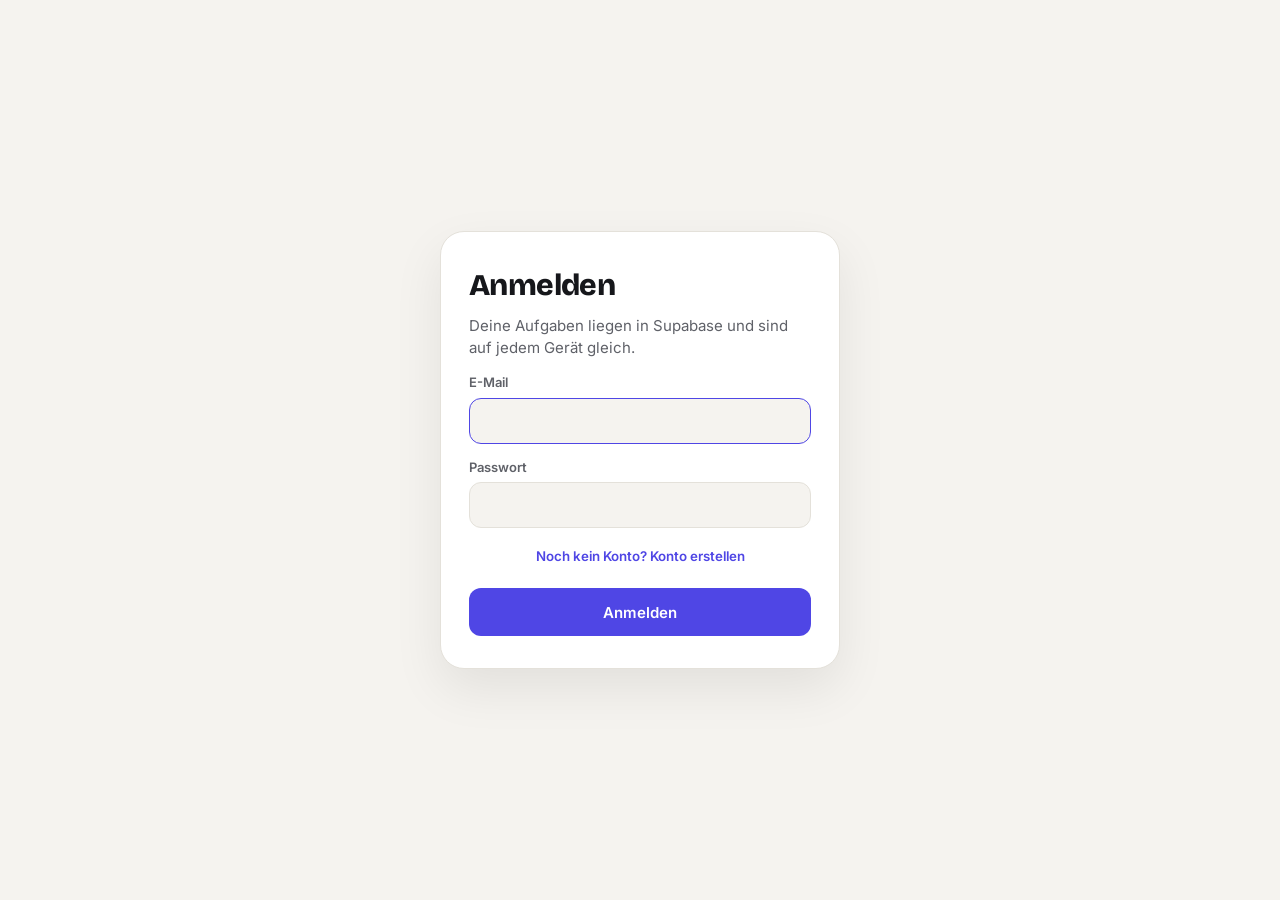
<file: index.html>
<!doctype html>
<html lang="de">
<head>
<meta charset="utf-8">
<meta name="viewport" content="width=device-width, initial-scale=1, maximum-scale=1, viewport-fit=cover">
<title>Erledigt</title>
<meta name="description" content="Erledigt – Aufgaben, Termine und Erinnerungen, synchron mit dem PC.">
<link rel="manifest" href="manifest.webmanifest">
<link rel="apple-touch-icon" href="icons/apple-touch-icon.png">
<link rel="icon" href="icons/icon-192.png">
<meta name="apple-mobile-web-app-capable" content="yes">
<meta name="mobile-web-app-capable" content="yes">
<meta name="apple-mobile-web-app-status-bar-style" content="black-translucent">
<meta name="apple-mobile-web-app-title" content="Erledigt">
<meta name="theme-color" content="#0E1514">
<meta http-equiv="Content-Security-Policy" content="default-src 'self'; script-src 'self'; style-src 'self' 'unsafe-inline'; font-src 'self'; img-src 'self' data: https:; connect-src https://ovosbxkwqgxxfekrtlov.supabase.co wss://ovosbxkwqgxxfekrtlov.supabase.co https://api.open-meteo.com https://geocoding-api.open-meteo.com">
<script src="vendor/supabase.js"></script>
<link rel="stylesheet" href="styles.css">
<link rel="stylesheet" href="web.css">
</head>
<body>
<div class="titlebar" id="titlebar"><span class="tb-ic" id="tb-ic"></span><span>Erledigt</span></div>
<div id="intro" aria-hidden="true"><div class="lg"><span class="mark"><svg viewBox="0 0 24 24" width="52" height="52" fill="none" stroke="#fff" stroke-width="3.2" stroke-linecap="round" stroke-linejoin="round"><path d="M5 12.5l4.5 4.5L19 7.5"/></svg></span><b>Erledigt</b></div></div>



<div class="app">
<header class="hero" id="hero"><div class="hero-in">
  <div class="hello"><span id="greet">Guten Tag</span><h1 id="title">Alle Aufgaben</h1><span class="hero-feier" id="hero-feier" hidden></span><button type="button" class="hero-wx" id="hero-wx" hidden title="Wetter für 7 Tage"></button></div>
  <div class="hero-icons">
    <button type="button" class="hero-btn" id="cal-btn" aria-label="Kalender" title="Kalender"><svg width="19" height="19" viewBox="0 0 24 24" fill="none" stroke="currentColor" stroke-width="2" stroke-linecap="round" stroke-linejoin="round" aria-hidden="true"><rect x="3" y="4.5" width="18" height="16" rx="3"/><path d="M3 9.5h18M8 2.5v4M16 2.5v4"/></svg></button>
      <button type="button" class="hero-btn" id="bell" aria-label="Benachrichtigungen" title="Benachrichtigungen">
        <svg width="18" height="18" viewBox="0 0 24 24" fill="none" stroke="currentColor" stroke-width="2" stroke-linecap="round" stroke-linejoin="round" aria-hidden="true"><path d="M6 8a6 6 0 0 1 12 0c0 7 3 9 3 9H3s3-2 3-9"/><path d="M10.3 21a1.94 1.94 0 0 0 3.4 0"/><path class="off" d="M3 3l18 18"/></svg>
      </button>
      <button type="button" class="hero-btn" id="theme" aria-label="Hell/Dunkel umschalten (T)" title="Hell/Dunkel (T)">
        <svg class="moon" width="18" height="18" viewBox="0 0 24 24" fill="none" stroke="currentColor" stroke-width="2" stroke-linecap="round" stroke-linejoin="round" aria-hidden="true"><path d="M20 14.5A8 8 0 0 1 9.5 4a8 8 0 1 0 10.5 10.5z"/></svg>
        <svg class="sun" width="18" height="18" viewBox="0 0 24 24" fill="none" stroke="currentColor" stroke-width="2" stroke-linecap="round" aria-hidden="true"><circle cx="12" cy="12" r="4"/><path d="M12 2v2M12 20v2M4.9 4.9l1.4 1.4M17.7 17.7l1.4 1.4M2 12h2M20 12h2M4.9 19.1l1.4-1.4M17.7 6.3l1.4-1.4"/></svg>
      </button>
        <button type="button" class="hero-btn" id="search-btn" aria-label="Suchen (Strg+F)" title="Suchen (Strg+F)"><svg width="20" height="20" viewBox="0 0 24 24" fill="none" stroke="currentColor" stroke-width="2.2" stroke-linecap="round" aria-hidden="true"><circle cx="11" cy="11" r="7"/><path d="m20 20-3.5-3.5"/></svg></button>
        <button type="button" class="hero-btn" id="inbox-btn" aria-label="Mitteilungen" title="Mitteilungen" aria-expanded="false"><svg width="22" height="22" viewBox="0 0 24 24" fill="none" stroke="currentColor" stroke-width="2" stroke-linecap="round" stroke-linejoin="round" aria-hidden="true"><path d="M22 12h-6l-2 3h-4l-2-3H2"/><path d="M5.5 5h13L22 12v6a2 2 0 0 1-2 2H4a2 2 0 0 1-2-2v-6z"/></svg><span class="inbox-n" id="inbox-n" hidden></span></button>
        <button type="button" class="hero-btn" id="design-open" aria-label="Einstellungen" title="Einstellungen"><svg width="20" height="20" viewBox="0 0 24 24" fill="none" stroke="currentColor" stroke-width="2" stroke-linecap="round" stroke-linejoin="round" aria-hidden="true"><circle cx="12" cy="12" r="3"/><path d="M19.4 15a1.65 1.65 0 0 0 .33 1.82l.06.06a2 2 0 1 1-2.83 2.83l-.06-.06a1.65 1.65 0 0 0-1.82-.33 1.65 1.65 0 0 0-1 1.51V21a2 2 0 0 1-4 0v-.09A1.65 1.65 0 0 0 9 19.4a1.65 1.65 0 0 0-1.82.33l-.06.06a2 2 0 1 1-2.83-2.83l.06-.06a1.65 1.65 0 0 0 .33-1.82 1.65 1.65 0 0 0-1.51-1H3a2 2 0 0 1 0-4h.09A1.65 1.65 0 0 0 4.6 9a1.65 1.65 0 0 0-.33-1.82l-.06-.06a2 2 0 1 1 2.83-2.83l.06.06a1.65 1.65 0 0 0 1.82.33H9a1.65 1.65 0 0 0 1-1.51V3a2 2 0 0 1 4 0v.09a1.65 1.65 0 0 0 1 1.51 1.65 1.65 0 0 0 1.82-.33l.06-.06a2 2 0 1 1 2.83 2.83l-.06.06a1.65 1.65 0 0 0-.33 1.82V9a1.65 1.65 0 0 0 1.51 1H21a2 2 0 0 1 0 4h-.09a1.65 1.65 0 0 0-1.51 1z"/></svg></button>
        <div class="inbox" id="inbox" hidden role="dialog" aria-label="Mitteilungen"><div class="inbox-head"><b>Mitteilungen</b><div><button type="button" id="inbox-read">Alle gelesen</button><button type="button" id="inbox-clear">Leeren</button></div></div><div class="inbox-list" id="inbox-list"></div></div>
  </div>
</div></header>
  <nav aria-label="Listen">
    <div class="lists" id="lists"><span class="label">Listen</span></div>
    <div class="side-btns nav-foot">
      <button type="button" id="ach-open"><svg width="16" height="16" viewBox="0 0 24 24" fill="none" stroke="currentColor" stroke-width="2" stroke-linecap="round" stroke-linejoin="round" aria-hidden="true"><path d="M8 21h8M12 17v4M7 4h10v5a5 5 0 0 1-10 0V4zM7 6H4a3 3 0 0 0 3 4M17 6h3a3 3 0 0 1-3 4"/></svg>Erfolge <span id="ach-count">0/0</span><span class="streak cold" id="streak2" title="Streak"><svg width="12" height="14" viewBox="0 0 14 16" aria-hidden="true"><path d="M7 0c1 3 5 4.5 5 9a5 5 0 0 1-10 0c0-2 1-3.3 2-4 0 1.4.6 2.5 1.6 2.8C5 5.5 5.6 2.4 7 0z" fill="currentColor"/></svg><span id="streak2-n">0</span></span></button>
      <button type="button" class="icon-only" id="sound" aria-label="Sounds an/aus" title="Sounds an/aus"><svg width="18" height="18" viewBox="0 0 24 24" fill="none" stroke="currentColor" stroke-width="2" stroke-linecap="round" stroke-linejoin="round" aria-hidden="true"><path d="M11 5 6 9H2v6h4l5 4V5z"/><path class="wave" d="M15.5 8.5a5 5 0 0 1 0 7M19 5a10 10 0 0 1 0 14"/><path class="x" d="M22 9l-6 6M16 9l6 6"/></svg></button>
    </div>
    <div class="ver" id="ver" title="Klicken: nach Updates suchen"></div>
    <div class="account"><span class="sync" id="sync" title="Synchronisiert"></span><span id="me" style="flex:1"></span><button type="button" id="logout">Abmelden</button></div>
  </nav>

  <main>
    <div class="mini-head" id="mini-head"><b>Heute</b><small id="mini-count"></small><button type="button" id="mini-open" title="Erledigt öffnen" aria-label="Erledigt öffnen"><svg width="15" height="15" viewBox="0 0 24 24" fill="none" stroke="currentColor" stroke-width="2.2" stroke-linecap="round" stroke-linejoin="round" aria-hidden="true"><path d="M15 3h6v6M10 14 21 3M21 14v5a2 2 0 0 1-2 2H5a2 2 0 0 1-2-2V5a2 2 0 0 1 2-2h5"/></svg></button><button type="button" id="mini-close" title="Mini-Widget schließen (Strg+Alt+W)" aria-label="Schließen">×</button></div>
    <div class="toolbar">
        <div class="view-seg" role="group" aria-label="Ansicht" id="view-seg"><button type="button" data-view="list" title="Liste">Liste</button><button type="button" data-view="week" title="Wochenansicht">Woche</button><button type="button" data-view="month" title="Kalender (Monat)">Monat</button></div>
        <button type="button" class="inbox-btn" hidden id="mini-btn" aria-label="Mini-Widget (Strg+Alt+W)" title="Mini-Widget (Strg+Alt+W)"><svg width="20" height="20" viewBox="0 0 24 24" fill="none" stroke="currentColor" stroke-width="2" stroke-linecap="round" stroke-linejoin="round" aria-hidden="true"><rect x="3" y="4" width="18" height="16" rx="2"/><rect x="12" y="11" width="7" height="6" rx="1" fill="currentColor" stroke="none"/></svg></button>
    </div>

    <form class="add" id="addform" autocomplete="off">
      <div class="add-row">
        <label for="new" hidden>Neue Aufgabe</label>
        <input id="new" placeholder="Was steht an? z. B. „VPN Peter prüfen morgen“">
        <div class="prios" id="prios"></div>
        <div class="tpl-wrap"><button type="button" class="tpl-btn" id="tpl-btn" title="Aus Vorlage anlegen – oder /name tippen" aria-haspopup="menu"><svg width="16" height="16" viewBox="0 0 24 24" fill="none" stroke="currentColor" stroke-width="2" stroke-linecap="round" stroke-linejoin="round" aria-hidden="true"><rect x="4" y="3" width="16" height="18" rx="2"/><path d="M8 8h8M8 12h8M8 16h5"/></svg>Vorlage</button><div class="tpl-menu" id="tpl-menu" hidden role="menu"></div></div>
        <button class="go" type="submit"><svg width="18" height="18" viewBox="0 0 24 24" fill="none" stroke="currentColor" stroke-width="2.4" stroke-linecap="round" aria-hidden="true"><path d="M12 5v14M5 12h14"/></svg>Hinzufügen</button>
      </div>
      <div class="hint" id="hint"></div>
    </form>

    <div id="status" hidden></div>
    <div class="tasks" id="tasks"></div>
  </main>
<!-- Fokus-Modus: Landschaft über die ganze Fläche, eine Aufgabe, Timer -->
<div class="fokus-ov" id="fokus" hidden>
  <div class="fokus-top"><span id="fokus-date"></span><button type="button" class="chip-btn" id="fokus-x">Fokus beenden (Esc)</button></div>
  <div class="fokus-mid">
    <div class="fokus-time" id="fokus-time">25:00</div>
    <div class="fokus-title" id="fokus-title"></div>
    <div class="fokus-sub" id="fokus-sub"></div>
    <div class="fokus-acts"><button type="button" class="fokus-btn primary" id="fokus-done">✓ Erledigt</button><button type="button" class="fokus-btn" id="fokus-pause">Pause</button><button type="button" class="fokus-btn" id="fokus-more">+5 Min</button></div>
  </div>
</div>
  <aside id="aside" hidden aria-label="Heute"><div id="today-card"></div><div id="aside-weather" class="wx"></div></aside>
<div class="wx-pop" id="wx-pop" hidden></div>
</div>
<div id="reminders"></div>
<div class="overlay" id="lvl-overlay" hidden><div class="levelup" role="dialog" aria-label="Level-Aufstieg"><small>Level-Up</small><span class="big" id="lvl-big">Level 2</span><span class="t" id="lvl-new">Azubi</span><span style="color:var(--muted)" id="lvl-msg"></span><button type="button" id="lvl-close">Weiter geht's</button></div></div>
<div class="overlay" id="plan-overlay" hidden><div class="ach-modal plan" role="dialog" aria-label="Tagesplanung"><header><h2 id="plan-h">Guten Morgen</h2><button type="button" class="x" id="plan-close" aria-label="Schließen">×</button></header><div id="plan-body"></div><div class="plan-foot"><button type="button" class="link" id="plan-all" hidden>Alles Überfällige auf heute</button><button type="button" class="go" id="plan-go">Los geht's</button></div></div></div>
<div class="overlay" id="rep-overlay" hidden><div class="ach-modal rep" role="dialog" aria-label="Was hab ich gemacht?"><header><h2>Was hab ich gemacht?</h2><button type="button" class="x" id="rep-close" aria-label="Schließen">×</button></header><div class="rep-seg" id="rep-seg"></div><small id="rep-n" class="rep-n"></small><textarea id="rep-out" spellcheck="false" aria-label="Bericht"></textarea><div class="rep-acts"><button type="button" id="rep-copy">Kopieren</button><button type="button" id="rep-mail">Als Mail</button></div></div></div>
<div class="overlay" id="week-overlay" hidden><div class="ach-modal" role="dialog" aria-label="Wochenrückblick"><header><h2>Deine Woche</h2><button type="button" class="x" id="week-close" aria-label="Schließen">×</button></header><div id="week-body" style="display:flex;flex-direction:column;gap:16px"></div></div></div>
<div class="overlay" id="party-overlay" hidden><div class="levelup" role="dialog" aria-label="Feierabend"><div id="party-frog" style="width:150px"></div><span class="big">Feierabend!</span><span class="t" id="party-sub"></span><span style="color:var(--muted)" id="party-msg"></span><button type="button" id="party-close">Tschüss</button></div></div>
<div class="drawer-bg" id="drawer-bg" hidden></div>
<aside class="drawer" id="drawer" hidden role="dialog" aria-label="Aufgabe"></aside>
<div class="mail-drop" id="mail-drop" hidden><div><svg width="44" height="44" viewBox="0 0 24 24" fill="none" stroke="currentColor" stroke-width="1.8" stroke-linecap="round" stroke-linejoin="round" aria-hidden="true"><rect x="3" y="5" width="18" height="14" rx="2"/><path d="m3 7 9 6 9-6"/></svg><b>Mail hier ablegen</b><span>wird zur Aufgabe – Betreff als Titel, Text in die Notizen</span></div></div>
<div class="search" id="search" hidden role="dialog" aria-label="Suche"><div class="search-box"><input id="search-in" placeholder="Suchen in Aufgaben, Notizen, Unterpunkten …" autocomplete="off" aria-label="Suchbegriff"><div class="search-list" id="search-list" role="listbox"></div><div class="search-foot"><span>↑↓ auswählen</span><span>Enter öffnen</span><span>Esc schließen</span></div></div></div>
<input type="file" id="file-in" accept="image/*" multiple hidden>
<div class="overlay" id="design-overlay" hidden><div class="ach-modal design" role="dialog" aria-label="Einstellungen"><header><h2>Einstellungen</h2><button type="button" class="x" id="design-close" aria-label="Schließen">×</button></header><div id="design-body" style="display:flex;flex-direction:column;gap:16px"></div>    <details class="keys-box" id="keys-box"><summary>Tastenkürzel</summary><div class="keys">
      <span><kbd>N</kbd> neue Aufgabe</span>
      <span><kbd>J</kbd><kbd>K</kbd> auswählen</span>
      <span><kbd>X</kbd> erledigt · <kbd>P</kbd> Priorität</span>
      <span><kbd>Enter</kbd> umbenennen · <kbd>Entf</kbd> löschen</span>
      <span><kbd>T</kbd> hell/dunkel</span>
      <span><kbd>Strg</kbd><kbd>Alt</kbd><kbd>N</kbd> überall: neue Aufgabe</span>
    </div></details></div></div>
<div class="overlay" id="ach-overlay" hidden><div class="ach-modal" role="dialog" aria-label="Erfolge"><header><h2>Erfolge</h2><button type="button" class="x" id="ach-close" aria-label="Schließen">×</button></header><div class="ach-stats">
    <div class="xp" id="xp-card">
      <div class="top"><span class="lvl" id="lvl-num">Lvl 1</span><span class="ttl" id="lvl-title">Praktikant</span>
        <span class="streak cold" id="streak" title="Tage am Stück mit mindestens einer erledigten Aufgabe (Wochenenden zählen nicht gegen dich)"><svg width="14" height="16" viewBox="0 0 14 16" aria-hidden="true"><path d="M7 0c1 3 5 4.5 5 9a5 5 0 0 1-10 0c0-2 1-3.3 2-4 0 1.4.6 2.5 1.6 2.8C5 5.5 5.6 2.4 7 0z" fill="currentColor"/></svg><span id="streak-n">0</span></span></div>
      <div class="track"><div class="bar xpbar" id="xp-bar" style="width:0%"></div></div>
      <span class="sub" id="xp-sub">0 / 50 XP</span>
    </div>
    <div class="progress">
      <div class="top"><span>Fortschritt</span><span class="pct" id="pct">0%</span></div>
      <div class="track"><div class="bar" id="bar" style="width:0%"></div></div>
      <span class="sub" id="progress-sub">0 erledigt · 0 offen</span>
    </div>
</div><div class="toggle-row"><div><b>Level &amp; XP anzeigen</b><br><span>Punkte und Titel für erledigte Aufgaben. Erfolge und Streak gibt's immer.</span></div><button type="button" class="switch" id="lvl-toggle" role="switch" aria-checked="false" aria-label="Level und XP anzeigen"></button></div><div class="ach-grid" id="ach-grid"></div></div></div>
<div class="auth" id="auth" hidden>
  <form class="auth-card" id="auth-form" autocomplete="on">
    <div class="brand">
      <div class="logo"><svg width="20" height="20" viewBox="0 0 24 24" fill="none" stroke="#fff" stroke-width="2.6" stroke-linecap="round" stroke-linejoin="round" aria-hidden="true"><path d="M5 12.5l4.5 4.5L19 7.5"/></svg></div>
      <span>Erledigt.</span>
    </div>
    <h2 id="auth-title">Anmelden</h2>
    <p id="auth-sub">Deine Aufgaben liegen in Supabase und sind auf jedem Gerät gleich.</p>
    <label for="auth-email">E-Mail<input id="auth-email" type="email" required autocomplete="email"></label>
    <label for="auth-pass">Passwort<input id="auth-pass" type="password" required minlength="8" autocomplete="current-password"></label>
    <div class="auth-msg" id="auth-msg" hidden></div>
    <button class="go" type="submit" id="auth-go">Anmelden</button>
    <button class="link" type="button" id="auth-switch">Noch kein Konto? Konto erstellen</button>
  </form>
</div>
<div id="solve" class="solve" hidden role="dialog" aria-label="Wie gelöst?"><div class="solve-h"><b>Wie gelöst?</b><small id="solve-t"></small><button type="button" id="solve-x" aria-label="Überspringen">×</button></div><div class="solve-row"><input id="solve-in" placeholder="Ein Satz, optional – Enter speichert" maxlength="2000"><button type="button" id="solve-ok">Merken</button></div><button type="button" class="solve-never" id="solve-never">Nicht mehr fragen</button></div>
<div class="upd-card" id="upd-card" hidden role="status"><div class="upd-ic"><svg width="18" height="18" viewBox="0 0 24 24" fill="none" stroke="currentColor" stroke-width="2.2" stroke-linecap="round" stroke-linejoin="round" aria-hidden="true"><path d="M12 4v11M7 10l5 5 5-5M5 20h14"/></svg></div><div class="upd-tx"><b id="upd-t">Update wird geladen</b><small id="upd-s"></small><div class="upd-bar"><i id="upd-bar"></i></div></div></div>
<div class="upd-screen" id="upd-screen" hidden role="dialog" aria-label="Update"><div class="upd-box"><div class="upd-logo"><svg width="34" height="34" viewBox="0 0 24 24" fill="none" stroke="#fff" stroke-width="2.6" stroke-linecap="round" stroke-linejoin="round" aria-hidden="true"><path d="M5 12.5l4.5 4.5L19 7.5"/></svg></div><b id="upd-big">Update wird installiert</b><span id="upd-sub">Erledigt startet gleich von selbst neu.</span><div class="upd-bar big"><i class="run"></i></div><small id="upd-hint"></small></div></div>
<div id="toast" class="toast" hidden role="status"><span id="toast-text"></span><button type="button" id="toast-undo">Rückgängig</button></div>

<script src="app.js"></script>

</body>
</html>
</file>
<file: styles.css>
@font-face { font-family: "Space Grotesk"; src: url("vendor/fonts/space-grotesk-latin-700-normal.woff2") format("woff2"); font-weight: 700; font-display: swap; }
@font-face { font-family: "Inter"; src: url("vendor/fonts/inter-latin-wght-normal.woff2") format("woff2"); font-weight: 100 900; font-display: swap; }
@font-face { font-family: "Bricolage Grotesque"; src: url("vendor/fonts/bricolage-grotesque-latin-500-normal.woff2") format("woff2"); font-weight: 500; }
@font-face { font-family: "Bricolage Grotesque"; src: url("vendor/fonts/bricolage-grotesque-latin-700-normal.woff2") format("woff2"); font-weight: 700; }
@font-face { font-family: "Bricolage Grotesque"; src: url("vendor/fonts/bricolage-grotesque-latin-800-normal.woff2") format("woff2"); font-weight: 800; }
:root { --bg: #F5F3EF; --card: #FFFFFF; --line: #E4E1DA; --chip: #F1EFEA; --seg: #EAE7E1; --fg: #16171B; --muted: #5F6168; --faint: #8A8C93; --box: #C9C5BC; --side: #16171B; --side-fg: #F5F3EF; --side-muted: #A3A5AD; --side-card: #24252B; --side-track: #3A3B42; --accent: #4F46E5; --danger: #DC2626; --warn: #F59E0B; --low: #9CA3AF; --display: "Bricolage Grotesque", ui-sans-serif, system-ui, sans-serif; --body: "Inter", ui-sans-serif, system-ui, -apple-system, "Segoe UI", sans-serif; }
@media (prefers-color-scheme: dark) { :root:not([data-theme="light"]) {
    --bg: #121316; --card: #1B1C21; --line: #2A2B31; --chip: #24252B; --seg: #24252B;
    --fg: #EDEDF0; --muted: #A3A5AD; --faint: #7D7F87; --box: #4A4B52;
    --side: #0B0C0E; --side-card: #1B1C21; --side-track: #2E2F35; --accent: #7C74F2;
    color-scheme: dark;
  } }
:root[data-theme="dark"] { --bg: #121316; --card: #1B1C21; --line: #2A2B31; --chip: #24252B; --seg: #24252B; --fg: #EDEDF0; --muted: #A3A5AD; --faint: #7D7F87; --box: #4A4B52; --side: #0B0C0E; --side-card: #1B1C21; --side-track: #2E2F35; --accent: #7C74F2; color-scheme: dark; }
* { box-sizing: border-box; }
[hidden] { display: none !important; }
body { background: var(--bg); color: var(--fg); font: 15px/1.45 var(--body); -webkit-font-smoothing: antialiased; padding-left: max(16px, env(safe-area-inset-left, 0px)); padding-right: max(16px, env(safe-area-inset-right, 0px)); }
button, input { font-family: inherit; }
:root { --tb: 32px; }
.titlebar { display: none; }
body.has-tb { padding-top: var(--tb); }
body.has-tb .titlebar { display: flex; position: fixed; top: 0; left: 0; right: 0; height: var(--tb); z-index: 200; align-items: center; gap: 8px; padding-left: 12px; background: var(--bg); color: var(--muted); font: 600 12px var(--body); user-select: none; -webkit-app-region: drag; }
.tb-ic { width: 16px; height: 16px; border-radius: 4px; background: var(--accent); display: grid; place-items: center; }
.tb-ic::after { content: ""; width: 7px; height: 4px; border: 2px solid #fff; border-top: 0; border-right: 0; transform: rotate(-45deg) translate(1px, -1px); }
body.has-tb .drawer { top: var(--tb); }
body.mac.has-tb .titlebar { padding-left: 84px; }
body.has-tb #reminders { top: calc(16px + var(--tb)); }
@media (min-width: 1100px) { body.has-tb nav { top: calc(24px + var(--tb)); max-height: calc(100vh - 48px - var(--tb)); } }
body.has-tb aside { top: calc(24px + var(--tb)); max-height: calc(100vh - 48px - var(--tb)); }
button { cursor: pointer; }
:focus-visible { outline: 2px solid var(--accent); outline-offset: 2px; }
.app { max-width: 1200px; margin: 0 auto; padding-block: 0 32px; display: flex; flex-wrap: wrap; gap: 24px; align-items: flex-start; position: relative; }
nav { flex: 1 1 240px; max-width: 100%; background: transparent; color: var(--fg); border-radius: 0; padding: 6px 8px 20px; display: flex; flex-direction: column; gap: 22px; --side-fg: var(--fg); --side-muted: var(--muted); --side-card: transparent; --side-track: var(--line); padding-top: 6px; }
.brand { display: none; align-items: center; gap: 12px; padding: 0 8px; }
.logo { width: 36px; height: 36px; border-radius: 10px; background: var(--accent); display: grid; place-items: center; }
.brand span { font: 800 22px/1 var(--display); letter-spacing: -.02em; flex: 1; }
@keyframes ring { 0%, 100% { transform: rotate(0); } 15% { transform: rotate(18deg); } 30% { transform: rotate(-16deg); } 45% { transform: rotate(10deg); } 60% { transform: rotate(-6deg); } }
#bell.ringing svg { animation: ring .8s ease; transform-origin: 50% 10%; }
.brand { gap: 10px; }
#reminders { position: fixed; right: max(16px, env(safe-area-inset-right, 0px)); top: calc(16px + env(safe-area-inset-top, 0px)); z-index: 40; width: min(340px, calc(100% - 32px)); display: flex; flex-direction: column; gap: 10px; }
.reminder { background: var(--card); color: var(--fg); border: 1px solid var(--line); border-radius: 18px; padding: 14px 14px 14px 16px; box-shadow: 0 16px 40px rgb(0 0 0 / .18); display: flex; gap: 12px; align-items: flex-start; animation: remIn .45s cubic-bezier(.3, 1.4, .5, 1); }
@keyframes remIn { from { opacity: 0; transform: translateX(40px) scale(.95); } to { opacity: 1; transform: none; } }
.reminder .ic { width: 36px; height: 36px; border-radius: 10px; background: var(--accent); color: #fff; display: grid; place-items: center; flex: none; }
.reminder .tx { flex: 1; min-width: 0; display: flex; flex-direction: column; gap: 2px; }
.reminder b { font-weight: 600; overflow-wrap: anywhere; }
.reminder small { color: var(--muted); }
.reminder .acts { display: flex; gap: 6px; margin-top: 8px; }
.reminder button { border: 0; border-radius: 10px; padding: 6px 10px; font-size: 13px; font-weight: 600; background: var(--chip); color: var(--fg); }
.reminder button.primary { background: var(--accent); color: #fff; }
.lists { display: flex; flex-direction: column; gap: 4px; }
.mode-seg { display: flex; gap: 18px; padding: 0 12px; margin-bottom: 10px; border-radius: 12px; background: none; justify-content: flex-start; }
.mode-seg button { flex: none; min-height: 0 !important; justify-content: center !important; font-size: 14px !important; font-weight: 600 !important; color: var(--faint) !important; padding: 4px 0 !important; border-radius: 0 !important; background: none !important; }
.mode-seg button[aria-pressed="true"] { background: none !important; color: var(--fg) !important; box-shadow: inset 0 -2px 0 var(--accent); }
.label { font-size: 12px; font-weight: 600; letter-spacing: .08em; text-transform: uppercase; color: var(--side-muted); padding: 0 12px 8px; }
.lists button { display: flex; align-items: center; justify-content: space-between; gap: 12px; min-height: 38px; padding: 0 12px; border: 0; border-radius: 10px; background: transparent; color: var(--fg); font-size: 15px; font-weight: 500; text-align: left; }
.lists button:hover { background: var(--chip); }
.lists button[aria-current="true"] { background: color-mix(in srgb, var(--accent) 14%, transparent); color: var(--fg); }
.lists .name { display: flex; align-items: center; gap: 10px; }
.sq { width: 10px; height: 10px; border-radius: 3px; flex: none; }
.lists .n { font-size: 13px; font-weight: 600; color: var(--side-muted); font-variant-numeric: tabular-nums; }
.lists button[aria-current="true"] .n { color: var(--accent); }
.track { height: 8px; border-radius: 99px; background: var(--side-track); overflow: hidden; }
.bar { height: 8px; border-radius: 99px; background: var(--accent); transition: width .3s ease; }
.ver { font-size: 11px; color: var(--side-muted); padding: 0 8px; cursor: pointer; font-variant-numeric: tabular-nums; }
.ver:hover { color: var(--side-fg); }
main { flex: 999 1 560px; min-width: 0; display: flex; flex-direction: column; gap: 20px; }
.hello { display: flex; flex-direction: column; gap: 6px; }
.hello span { font-size: 13px; font-weight: 600; letter-spacing: .08em; text-transform: uppercase; color: var(--muted); }
h1 { margin: 0; font: 800 48px/1 var(--display); letter-spacing: -.03em; text-wrap: balance; }
.add { background: transparent; border: 0; border-radius: 20px; padding: 0; display: flex; flex-direction: column; gap: 6px; }
.add:focus-within { border-color: transparent; }
.add-row { display: flex; flex-wrap: wrap; align-items: center; gap: 8px; }
#new { flex: 1 1 calc(100% - 60px); min-width: 0; min-height: 48px; border: 0; background: var(--chip); padding: 0 20px; font-size: 16px; color: var(--fg); outline: 0; order: 1; border-radius: 24px; transition: background .15s, box-shadow .15s; }
#new::placeholder { color: var(--faint); }
.prios { display: flex; align-items: center; gap: 2px; order: 3; padding-left: 8px; }
.prios button { min-height: 44px; padding: 0 14px; border-radius: 12px; border: 1.5px solid var(--line); background: var(--card); color: var(--fg); font-size: 13px; font-weight: 600; display: flex; align-items: center; gap: 8px; }
.prios button[aria-pressed="true"] { border-color: var(--accent); background: color-mix(in srgb, var(--accent) 14%, transparent); color: var(--fg); }
.dot { width: 8px; height: 8px; border-radius: 99px; flex: none; }
.go { min-height: 48px; padding: 0; border: 0; border-radius: 50%; background: var(--accent); color: #fff; font-size: 0; font-weight: 600; display: flex; align-items: center; gap: 0; order: 2; width: 48px; justify-content: center; }
.go:hover { filter: brightness(1.08); }
.hint { font-size: 13px; color: var(--muted); padding: 0 20px; display: flex; flex-wrap: wrap; gap: 6px; align-items: center; }
.hint.idle { visibility: hidden; opacity: 0; }
.hint { transition: opacity .2s; }
.add:focus-within .hint.idle { visibility: visible; opacity: 1; }
.hint code { font: 500 12px var(--body); background: var(--chip); color: var(--fg); padding: 2px 8px; border-radius: 99px; }
.tasks { display: flex; flex-direction: column; gap: 0; }
.task { background: transparent; border: 0; border-radius: 12px; padding: 4px 4px 4px 6px; display: flex; align-items: center; gap: 8px; position: relative; }
.task.sel { border-color: var(--accent); box-shadow: inset 0 0 0 1.5px var(--accent); }
.task.done { opacity: .72; }
.tick { width: 44px; height: 44px; flex: none; border: 0; background: transparent; display: grid; place-items: center; padding: 0; }
.tick span { width: 24px; height: 24px; border-radius: 50%; border: 2px solid var(--box); background: transparent; display: grid; place-items: center; transition: background .15s, border-color .15s; }
.tick:hover span { border-color: var(--accent); }
.task.done .tick span { background: var(--accent); border-color: var(--accent); }
.tick svg { opacity: 0; }
.task.done .tick svg { opacity: 1; }
.body { flex: 1 1 auto; min-width: 0; display: flex; flex-direction: column; gap: 6px; padding: 6px 0; }
.title { font-size: 16px; font-weight: 500; overflow-wrap: anywhere; cursor: text; }
.task.done .title { color: var(--muted); text-decoration: line-through; }
.title-input { font: 500 16px var(--body); color: var(--fg); background: var(--bg); border: 1px solid var(--accent); border-radius: 8px; padding: 2px 8px; outline: 0; width: 100%; }
.meta { display: flex; flex-wrap: wrap; align-items: center; gap: 8px; font-size: 13px; color: var(--muted); opacity: .85; }
.meta button { border: 0; background: transparent; color: inherit; font: inherit; padding: 3px 6px; border-radius: 99px; display: inline-flex; align-items: center; gap: 6px; }
.meta button:hover { background: var(--chip); color: var(--fg); }
.meta .listchip { background: none; padding: 3px 4px; font-weight: 500; }
.meta .late { color: var(--danger); font-weight: 600; }
.meta .today { color: var(--accent); font-weight: 600; }
.trash { width: 44px; height: 44px; flex: none; border: 0; border-radius: 12px; background: transparent; color: var(--faint); display: grid; place-items: center; opacity: 0; transition: opacity .15s; }
.trash:hover { color: var(--danger); background: var(--chip); }
.pop { position: absolute; left: 60px; top: calc(100% - 4px); z-index: 5; background: var(--card); border: 1px solid var(--line); border-radius: 14px; padding: 6px; box-shadow: 0 12px 32px rgb(0 0 0 / .14); display: flex; flex-direction: column; gap: 2px; min-width: 200px; }
.pop button { border: 0; background: transparent; color: var(--fg); font-size: 14px; text-align: left; padding: 8px 10px; border-radius: 8px; display: flex; justify-content: space-between; gap: 12px; }
.pop button:hover { background: var(--chip); }
.pop small { color: var(--muted); }
.pop input { font: inherit; color: var(--fg); background: var(--chip); border: 0; border-radius: 8px; padding: 8px 10px; margin-top: 4px; }
.empty { border: 1.5px dashed var(--line); border-radius: 20px; padding: 48px 24px; display: flex; flex-direction: column; align-items: center; gap: 8px; text-align: center; }
.empty b { font: 700 22px var(--display); }
.empty span { color: var(--muted); }
.note { font-size: 14px; color: var(--muted); background: var(--chip); border-radius: 14px; padding: 10px 14px; }
.note.err { color: var(--danger); }
.toast { position: fixed; left: 50%; transform: translateX(-50%); bottom: calc(20px + env(safe-area-inset-bottom, 0px)); background: #16171B; color: #F5F3EF; padding: 8px 8px 8px 16px; border-radius: 14px; display: flex; gap: 12px; align-items: center; box-shadow: 0 12px 32px rgb(0 0 0 / .25); max-width: calc(100% - 32px); }
.toast span { overflow: hidden; text-overflow: ellipsis; white-space: nowrap; }
.toast button { border: 0; background: transparent; color: #A9A3FF; font-weight: 600; padding: 6px 10px; border-radius: 8px; }
.toast button:hover { background: rgb(255 255 255 / .1); }
.auth { position: fixed; inset: 0; z-index: 60; background: var(--bg); display: grid; place-items: center; padding: 24px; }
.auth-card { width: min(400px, 100%); background: var(--card); border: 1px solid var(--line); border-radius: 24px; padding: 32px 28px; display: flex; flex-direction: column; gap: 14px; box-shadow: 0 20px 50px rgb(0 0 0 / .08); animation: cardIn .5s cubic-bezier(.2, .8, .2, 1) both; }
.auth-card .brand { padding: 0; color: var(--fg); }
.auth-card h2 { margin: 6px 0 0; font: 800 30px/1.05 var(--display); letter-spacing: -.02em; }
.auth-card p { margin: 0; color: var(--muted); }
.auth-card label { display: flex; flex-direction: column; gap: 6px; font-size: 13px; font-weight: 600; color: var(--muted); }
.auth-card input { min-height: 46px; border: 1.5px solid var(--line); border-radius: 12px; background: var(--bg); color: var(--fg); padding: 0 14px; font-size: 15px; outline: 0; transition: border-color .15s; }
.auth-card input:focus { border-color: var(--accent); }
.auth-card .go { justify-content: center; margin-top: 4px; }
.auth-card .link { border: 0; background: transparent; color: var(--accent); font-weight: 600; padding: 6px; border-radius: 8px; }
.auth-msg { font-size: 14px; border-radius: 12px; padding: 10px 12px; background: var(--chip); color: var(--muted); }
.auth-msg.err { color: var(--danger); }
.account { display: flex; align-items: center; justify-content: space-between; gap: 8px; padding: 0 8px; font-size: 13px; color: var(--side-muted); }
.account span { overflow: hidden; text-overflow: ellipsis; white-space: nowrap; }
.account button { border: 0; background: var(--side-card); color: var(--side-fg); border-radius: 10px; padding: 6px 10px; font-size: 12px; font-weight: 600; flex: none; }
.account button:hover { background: var(--side-track); }
.sync { width: 8px; height: 8px; border-radius: 50%; background: #34D399; flex: none; transition: background .3s; }
.sync.off { background: var(--danger); }
.ease { transition-timing-function: cubic-bezier(.2, .8, .2, 1); }
@keyframes cardIn { from { opacity: 0; transform: translateY(12px) scale(.98); } to { opacity: 1; transform: none; } }
@keyframes pop { 0% { transform: scale(1); } 35% { transform: scale(1.3) rotate(-6deg); } 70% { transform: scale(.92); } 100% { transform: scale(1); } }
@keyframes draw { from { stroke-dashoffset: 24; } to { stroke-dashoffset: 0; } }
@keyframes bump { 0% { transform: scale(1); } 40% { transform: scale(1.45); color: var(--accent); } 100% { transform: scale(1); } }
@keyframes fadeUp { from { opacity: 0; transform: translateY(8px); } to { opacity: 1; transform: none; } }
@keyframes popIn { from { opacity: 0; transform: translateY(-6px) scale(.96); } to { opacity: 1; transform: none; } }
@keyframes toastIn { from { opacity: 0; transform: translate(-50%, 16px) scale(.96); } to { opacity: 1; transform: translate(-50%, 0); } }
@keyframes shake { 0%, 100% { transform: none; } 20% { transform: translateX(-6px); } 40% { transform: translateX(6px); } 60% { transform: translateX(-4px); } 80% { transform: translateX(3px); } }
@keyframes float { 0%, 100% { transform: translateY(0); } 50% { transform: translateY(-6px); } }
@keyframes shine { from { transform: translateX(-100%); } to { transform: translateX(250%); } }
.task { transition: border-color .15s, box-shadow .25s, transform .25s cubic-bezier(.2, .8, .2, 1); }
.task:hover { transform: none; box-shadow: none; background: color-mix(in srgb, var(--chip) 60%, transparent); }
.task.enter { animation: cardIn .45s cubic-bezier(.2, .8, .2, 1) both; }
.tick svg path { stroke-dasharray: 24; stroke-dashoffset: 0; }
.task.popping .tick span { animation: pop .42s cubic-bezier(.3, 1.5, .5, 1); }
.task.popping .tick svg { opacity: 1; }
.task.popping .tick svg path { animation: draw .32s .06s ease-out both; }
.title { background: linear-gradient(currentColor, currentColor) left 58% / 0% 1.5px no-repeat; transition: background-size .4s cubic-bezier(.2, .8, .2, 1), color .3s; }
.task.done .title { text-decoration: none; background-size: 100% 1.5px; }
.task.popping .title { color: var(--muted); background-size: 100% 1.5px; }
.tick span { transition: background .15s, border-color .15s, transform .12s; }
.tick:active span { transform: scale(.88); }
.go { position: relative; overflow: hidden; }
.go::after { content: ""; position: absolute; inset: 0; width: 40%; background: linear-gradient(100deg, transparent, rgb(255 255 255 / .35), transparent); transform: translateX(-100%); }
.go:hover::after { animation: shine .7s ease; }
.lists .n.bump { animation: bump .45s ease; display: inline-block; }
.pop { animation: popIn .18s cubic-bezier(.2, .8, .2, 1); transform-origin: top left; }
.toast:not([hidden]) { animation: toastIn .3s cubic-bezier(.2, .8, .2, 1); }
.add.shake { animation: shake .4s ease; }
.empty { animation: fadeUp .4s ease both; }
.empty b { animation: float 3.2s ease-in-out 3; display: inline-block; }
.logo { transition: transform .4s cubic-bezier(.3, 1.6, .5, 1); }
.brand:hover .logo { transform: rotate(-10deg) scale(1.08); }
.bar { transition: width .6s cubic-bezier(.2, .8, .2, 1); }
.confetti { position: fixed; left: 0; top: 0; pointer-events: none; z-index: 9999; border-radius: 2px; }
.go, .prios button, .lists button, .trash, .hero-btn, .meta button, .chip-btn { transition: transform .12s ease, background .15s, color .15s, filter .15s; }
.go:active, .prios button:active, .lists button:active, .trash:active, .hero-btn:active, .meta button:active, .chip-btn:active { transform: scale(.95); }
body.mini nav, body.mini aside, body.mini header, body.mini .hero, body.mini .toolbar, body.mini .hint, body.mini .prios, body.mini #reminders, body.mini .tpl-wrap, body.mini .trash, body.mini .toast { display: none !important; }
body.idle .sc *, body.idle .frog, body.idle .frog .blink, body.idle .streak.hot svg, body.idle h1, body.idle .empty b, body.idle .disco .app, body.idle .disco .task { animation-play-state: paused !important; }
::-webkit-scrollbar { width: 10px; height: 10px; }
::-webkit-scrollbar-track { background: transparent; }
::-webkit-scrollbar-thumb { background: var(--line); border-radius: 99px; border: 2px solid var(--bg); }
::-webkit-scrollbar-thumb:hover { background: var(--box); }
.xp .lvl { font: 800 13px/1 var(--display); background: var(--accent); color: #fff; border-radius: 8px; padding: 5px 8px; letter-spacing: .02em; }
.xp .xpbar { background: linear-gradient(90deg, var(--accent), #EC4899); }
.streak { display: inline-flex; align-items: center; gap: 4px; font: 700 14px/1 var(--display); color: #FB923C; }
.streak.cold { color: var(--side-muted); }
.streak svg { flex: none; }
.streak.hot svg { animation: flick 1.2s ease-in-out 5; transform-origin: 50% 90%; }
@keyframes flick { 0%, 100% { transform: scale(1) rotate(-3deg); } 50% { transform: scale(1.12) rotate(3deg); } }
.side-btns { display: flex; gap: 8px; }
.side-btns button { flex: 1; min-height: 40px; border: 0; border-radius: 12px; background: transparent; color: var(--muted); font-size: 13px; font-weight: 600; display: flex; align-items: center; justify-content: center; gap: 8px; }
.side-btns button:hover { background: var(--chip); color: var(--fg); }
.side-btns .icon-only { flex: none; width: 40px; }
.side-btns .muted .wave { display: none; }
.side-btns :not(.muted) .x { display: none; }
.day { display: flex; flex-wrap: wrap; align-items: center; gap: 10px 16px; padding: 0 4px; color: var(--muted); font-size: 14px; animation: fadeUp .4s ease both; }
.chip-btn { border: 0; border-radius: 99px; background: var(--seg); color: var(--fg); font-size: 13px; font-weight: 600; padding: 6px 12px; display: inline-flex; align-items: center; gap: 6px; font-variant-numeric: tabular-nums; }
.chip-btn:hover { background: var(--line); }
.chip-btn.party { background: var(--accent); color: #fff; }
.lightbox { position: fixed; inset: 0; z-index: 80; background: rgb(0 0 0 / .88); display: grid; place-items: center; padding: 24px; cursor: zoom-out; animation: fadeUp .2s ease both; }
.lightbox img { max-width: 100%; max-height: calc(100vh - 90px); object-fit: contain; border-radius: 8px; box-shadow: 0 20px 60px rgb(0 0 0 / .5); }
.lightbox p { color: #fff; margin: 12px 0 0; text-align: center; font-weight: 600; }
.lightbox small { color: #bbb; display: block; text-align: center; margin-top: 4px; }
.toggle-row { display: flex; align-items: center; justify-content: space-between; gap: 12px; border: 1px solid var(--line); border-radius: 16px; padding: 12px 14px; }
.toggle-row span { color: var(--muted); font-size: 13px; }
.switch { position: relative; width: 46px; height: 28px; border: 0; border-radius: 99px; background: var(--box); flex: none; transition: background .2s; }
.switch::after { content: ""; position: absolute; top: 3px; left: 3px; width: 22px; height: 22px; border-radius: 50%; background: #fff; transition: transform .25s cubic-bezier(.3, 1.4, .5, 1); }
.switch[aria-checked="true"] { background: var(--accent); }
.switch[aria-checked="true"]::after { transform: translateX(18px); }
.no-levels #xp-card { display: none; }
#ach-open .streak { margin-left: 4px; }
.frog .blink { animation: blink 4s infinite; transform-origin: center; transform-box: fill-box; }
@keyframes blink { 0%, 92%, 100% { transform: scaleY(1); } 95% { transform: scaleY(.1); } }
.frog { animation: hop 2.4s ease-in-out 3; }
@keyframes hop { 0%, 70%, 100% { transform: translateY(0); } 80% { transform: translateY(-10px); } 90% { transform: translateY(0); } }
.overlay { position: fixed; inset: 0; z-index: 70; background: rgb(10 10 14 / .55); display: grid; place-items: center; padding: 24px; animation: fadeUp .25s ease both; }
.levelup { background: var(--card); color: var(--fg); border-radius: 28px; padding: 36px 40px; text-align: center; display: flex; flex-direction: column; gap: 6px; align-items: center; box-shadow: 0 30px 80px rgb(0 0 0 / .35); animation: lvlIn .6s cubic-bezier(.3, 1.6, .5, 1) both; max-width: 100%; }
@keyframes lvlIn { from { opacity: 0; transform: scale(.6) rotate(-4deg); } to { opacity: 1; transform: none; } }
.levelup small { font-size: 13px; font-weight: 700; letter-spacing: .12em; text-transform: uppercase; color: var(--muted); }
.levelup .big { font: 800 64px/1 var(--display); letter-spacing: -.03em; background: linear-gradient(90deg, var(--accent), #EC4899, #F59E0B); -webkit-background-clip: text; background-clip: text; color: transparent; }
.levelup .t { font: 700 22px var(--display); }
.levelup button { margin-top: 14px; border: 0; border-radius: 12px; padding: 10px 18px; font-weight: 600; background: var(--accent); color: #fff; }
.ach-modal { background: var(--card); color: var(--fg); border-radius: 24px; padding: 24px; width: min(640px, 100%); max-height: calc(100vh - 48px); overflow: auto; display: flex; flex-direction: column; gap: 16px; animation: lvlIn .4s cubic-bezier(.3, 1.4, .5, 1) both; }
.ach-modal header { display: flex; justify-content: space-between; align-items: center; gap: 16px; padding: 0; }
.ach-modal h2 { margin: 0; font: 800 28px var(--display); }
.ach-modal .x { border: 0; background: var(--chip); color: var(--fg); border-radius: 10px; width: 36px; height: 36px; font-size: 18px; }
.ach-grid { display: grid; grid-template-columns: repeat(auto-fill, minmax(180px, 1fr)); gap: 10px; }
.ach { border: 1px solid var(--line); border-radius: 16px; padding: 14px; display: flex; gap: 12px; align-items: flex-start; }
.ach .ic { width: 38px; height: 38px; border-radius: 12px; display: grid; place-items: center; flex: none; background: var(--accent); color: #fff; }
.ach.locked { opacity: .45; }
.ach.locked .ic { background: var(--chip); color: var(--muted); }
.ach b { display: block; font-weight: 600; }
.ach span { font-size: 13px; color: var(--muted); }
.reminder.badge .ic { background: linear-gradient(135deg, #F59E0B, #EC4899); }
@keyframes hue { to { filter: hue-rotate(360deg); } }
.disco .app { animation: hue 1.6s linear infinite; }
.disco .task { animation: wiggle .5s ease-in-out infinite alternate; }
@keyframes wiggle { from { transform: rotate(-.6deg); } to { transform: rotate(.6deg); } }
@media (max-width: 520px) { .view-seg button { padding: 0 10px; }
.inbox-btn { width: 42px; height: 42px; } }
.inbox-btn { position: relative; width: 42px; height: 42px; border: 0; border-radius: 50%; background: transparent; color: var(--fg); display: grid; place-items: center; transition: transform .12s, background .15s; }
.inbox-btn:hover { background: var(--chip); }
.inbox-btn:active { transform: scale(.95); }
.inbox-btn.ringing svg { animation: ring .8s ease; transform-origin: 50% 10%; }
.inbox-n { position: absolute; top: 4px; right: 4px; min-width: 20px; height: 20px; padding: 0 5px; border-radius: 99px; background: var(--danger); color: #fff; font: 700 11px/20px var(--body); text-align: center; box-shadow: 0 0 0 2px var(--bg); animation: pop .4s cubic-bezier(.3, 1.5, .5, 1); }
.inbox { position: absolute; top: calc(100% + 10px); right: 0; z-index: 55; width: min(400px, calc(100vw - 32px)); max-height: min(560px, 70vh); display: flex; flex-direction: column; background: var(--card); border: 1px solid var(--line); border-radius: 20px; box-shadow: 0 20px 50px rgb(0 0 0 / .18); animation: popIn .2s cubic-bezier(.2, .8, .2, 1); overflow: hidden; }
.inbox-head { display: flex; align-items: center; justify-content: space-between; gap: 8px; padding: 14px 16px 10px; border-bottom: 1px solid var(--line); }
.inbox-head b { font: 800 20px var(--display); }
.inbox-head button { border: 0; background: transparent; color: var(--accent); font-size: 13px; font-weight: 600; padding: 4px 6px; border-radius: 8px; }
.inbox-head button:hover { background: var(--chip); }
.inbox-list { overflow: auto; padding: 6px; display: flex; flex-direction: column; gap: 2px; }
.note-row { display: flex; gap: 12px; align-items: flex-start; padding: 10px; border-radius: 12px; text-align: left; border: 0; background: transparent; color: var(--fg); width: 100%; font: inherit; }
.note-row:hover { background: var(--chip); }
.note-row.unread { background: color-mix(in srgb, var(--accent) 8%, transparent); }
.note-row .ic { width: 34px; height: 34px; flex: none; border-radius: 10px; display: grid; place-items: center; background: var(--chip); color: var(--fg); }
.note-row.k-reminder .ic { background: var(--accent); color: #fff; }
.note-row.k-ach .ic { background: linear-gradient(135deg, #F59E0B, #EC4899); color: #fff; }
.note-row.k-update .ic { background: linear-gradient(135deg, #22C55E, #0EA5E9); color: #fff; }
.note-row .tx { flex: 1; min-width: 0; display: flex; flex-direction: column; gap: 2px; }
.note-row .tx b { font-weight: 600; font-size: 14px; }
.note-row .tx span { font-size: 13px; color: var(--muted); white-space: pre-line; }
.note-row time { font-size: 11px; color: var(--faint); white-space: nowrap; }
.inbox-empty { padding: 32px 16px; text-align: center; color: var(--muted); }
.meta .ind { display: inline-flex; align-items: center; gap: 4px; color: var(--muted); font-size: 12px; font-weight: 600; padding: 3px 6px; }
.meta .ind.full { color: #16A34A; }
.title[data-act="open"] { cursor: pointer; }
.title[data-act="open"]:hover { text-decoration: underline; text-decoration-color: var(--line); text-underline-offset: 3px; }
.drawer-bg { position: fixed; inset: 0; z-index: 55; background: rgb(10 10 14 / .35); animation: fadeUp .2s ease both; }
.drawer { position: fixed; top: 0; right: 0; bottom: 0; z-index: 56; width: min(480px, 100%); background: var(--card); color: var(--fg); border-left: 1px solid var(--line); box-shadow: -20px 0 50px rgb(0 0 0 / .18); display: flex; flex-direction: column; animation: slideIn .28s cubic-bezier(.2, .8, .2, 1) both; }
@keyframes slideIn { from { transform: translateX(40px); opacity: 0; } to { transform: none; opacity: 1; } }
.drawer-head { display: flex; align-items: flex-start; gap: 10px; padding: 20px 20px 12px; border-bottom: 1px solid var(--line); }
.drawer-head textarea { flex: 1; min-width: 0; border: 0; background: transparent; color: var(--fg); font: 800 24px/1.2 var(--display); letter-spacing: -.01em; resize: none; outline: 0; padding: 4px 0; field-sizing: content; }
.drawer-head .x { border: 0; background: var(--chip); color: var(--fg); border-radius: 10px; width: 36px; height: 36px; font-size: 18px; flex: none; }
.drawer-body { flex: 1; overflow: auto; padding: 16px 20px 24px; display: flex; flex-direction: column; gap: 22px; }
.drawer-body h4 { margin: 0 0 8px; font-size: 12px; font-weight: 700; letter-spacing: .1em; text-transform: uppercase; color: var(--muted); display: flex; justify-content: space-between; align-items: center; }
.drawer .meta { font-size: 13px; }
.cl-bar { height: 6px; border-radius: 99px; background: var(--chip); overflow: hidden; margin-bottom: 8px; }
.cl-bar div { height: 100%; background: #16A34A; border-radius: 99px; transition: width .3s; }
.cl-item { display: flex; align-items: center; gap: 10px; padding: 4px 4px 4px 2px; border-radius: 10px; }
.cl-item:hover { background: var(--chip); }
.cl-item .cb { width: 22px; height: 22px; border-radius: 7px; border: 2px solid var(--box); background: var(--card); flex: none; display: grid; place-items: center; padding: 0; }
.cl-item.on .cb { background: #16A34A; border-color: #16A34A; }
.cl-item input[type=text] { flex: 1; min-width: 0; border: 0; background: transparent; color: var(--fg); font: 15px var(--body); outline: 0; padding: 6px 0; }
.cl-item.on input[type=text] { color: var(--muted); text-decoration: line-through; }
.cl-item .rm { border: 0; background: transparent; color: var(--faint); font-size: 18px; opacity: 0; width: 28px; }
.cl-item:hover .rm, .cl-item .rm:focus-visible { opacity: 1; }
.cl-add { display: flex; align-items: center; gap: 10px; padding: 4px 2px; color: var(--muted); }
.cl-add input { flex: 1; border: 0; border-bottom: 1px dashed var(--line); background: transparent; color: var(--fg); font: 15px var(--body); outline: 0; padding: 8px 0; }
.cl-add input:focus { border-bottom-color: var(--accent); }
.cl-done-hint { display: flex; align-items: center; justify-content: space-between; gap: 10px; background: color-mix(in srgb, #16A34A 12%, var(--card)); border-radius: 12px; padding: 10px 12px; font-size: 14px; }
.cl-done-hint button { border: 0; border-radius: 9px; padding: 7px 12px; background: #16A34A; color: #fff; font-weight: 600; }
#d-notes { width: 100%; min-height: 110px; border: 1px solid var(--line); border-radius: 12px; background: var(--bg); color: var(--fg); font: 14px/1.5 var(--body); padding: 10px 12px; resize: vertical; outline: 0; field-sizing: content; max-height: 50vh; }
#d-notes:focus { border-color: var(--accent); }
.shots { display: grid; grid-template-columns: repeat(auto-fill, minmax(120px, 1fr)); gap: 8px; }
.shot { position: relative; border-radius: 10px; overflow: hidden; border: 1px solid var(--line); background: var(--chip); aspect-ratio: 4 / 3; }
.shot img { width: 100%; height: 100%; object-fit: cover; cursor: zoom-in; display: block; }
.shot button { position: absolute; top: 4px; right: 4px; width: 26px; height: 26px; border: 0; border-radius: 8px; background: rgb(0 0 0 / .6); color: #fff; opacity: 0; }
.shot:hover button { opacity: 1; }
.shot.loading::after { content: "lädt …"; position: absolute; inset: 0; display: grid; place-items: center; color: var(--muted); font-size: 12px; }
.drop { border: 2px dashed var(--line); border-radius: 12px; padding: 14px; text-align: center; color: var(--muted); font-size: 13px; cursor: pointer; transition: border-color .15s, background .15s; }
.drop.over, .drop:hover { border-color: var(--accent); background: color-mix(in srgb, var(--accent) 6%, var(--card)); }
.drawer-foot { border-top: 1px solid var(--line); padding: 12px 20px; display: flex; gap: 8px; flex-wrap: wrap; align-items: center; }
.drawer-foot button { border: 0; border-radius: 10px; padding: 9px 12px; font-size: 13px; font-weight: 600; background: var(--chip); color: var(--fg); }
.drawer-foot .danger { color: var(--danger); margin-left: auto; }
.drawer-foot input { flex: 1; min-width: 140px; border: 1px solid var(--accent); border-radius: 10px; padding: 8px 10px; background: var(--bg); color: var(--fg); font: inherit; outline: 0; }
.tpl-wrap { position: relative; order: 4; }
.tpl-btn { min-height: 44px; padding: 0 12px; border-radius: 12px; border: 1.5px solid var(--line); background: var(--card); color: var(--fg); font-size: 13px; font-weight: 600; display: flex; align-items: center; gap: 6px; }
.tpl-menu { position: absolute; right: 0; top: calc(100% + 6px); z-index: 40; width: 300px; background: var(--card); border: 1px solid var(--line); border-radius: 14px; box-shadow: 0 16px 40px rgb(0 0 0 / .16); padding: 6px; animation: popIn .16s ease-out; }
.tpl-menu .tpl { display: flex; align-items: center; gap: 8px; width: 100%; border: 0; background: transparent; color: var(--fg); text-align: left; padding: 9px 10px; border-radius: 9px; font-size: 14px; }
.tpl-menu .tpl:hover, .tpl-menu .tpl:focus-visible { background: var(--chip); }
.tpl-menu .tpl small { color: var(--muted); margin-left: auto; white-space: nowrap; }
.tpl-menu .tpl .rm { margin-left: 4px; color: var(--faint); padding: 0 4px; }
.tpl-menu p { margin: 6px 10px; font-size: 12px; color: var(--muted); }
.search { position: fixed; inset: 0; z-index: 72; background: rgb(10 10 14 / .4); display: flex; justify-content: center; align-items: flex-start; padding: 12vh 16px 16px; animation: fadeUp .15s ease both; }
.search-box { width: min(640px, 100%); background: var(--card); color: var(--fg); border-radius: 18px; box-shadow: 0 30px 80px rgb(0 0 0 / .3); overflow: hidden; }
.search-box input { width: 100%; border: 0; border-bottom: 1px solid var(--line); background: transparent; color: var(--fg); font: 18px var(--body); padding: 18px 20px; outline: 0; }
.search-list { max-height: 55vh; overflow: auto; padding: 6px; }
.sr { display: flex; align-items: center; gap: 10px; width: 100%; border: 0; background: transparent; color: var(--fg); text-align: left; padding: 10px 12px; border-radius: 10px; font-size: 14px; }
.sr[aria-selected="true"] { background: var(--chip); }
.sr .t { flex: 1; min-width: 0; overflow: hidden; text-overflow: ellipsis; white-space: nowrap; }
.sr .t mark { background: color-mix(in srgb, var(--accent) 30%, transparent); color: inherit; border-radius: 3px; }
.sr small { color: var(--muted); white-space: nowrap; }
.sr .st { font-size: 11px; font-weight: 700; padding: 2px 7px; border-radius: 99px; background: var(--chip); color: var(--muted); }
.sr .st.ok { background: color-mix(in srgb, #16A34A 18%, var(--card)); color: #16A34A; }
.sr .hit { display: block; font-size: 12px; color: var(--muted); overflow: hidden; text-overflow: ellipsis; white-space: nowrap; }
.search-empty { padding: 20px; color: var(--muted); text-align: center; }
.search-foot { border-top: 1px solid var(--line); padding: 8px 14px; font-size: 12px; color: var(--muted); display: flex; gap: 14px; }
.view-seg { display: flex; gap: 4px; background: var(--seg); border-radius: 14px; padding: 4px; }
.view-seg button { min-height: 40px; padding: 0 12px; border: 0; border-radius: 10px; background: transparent; color: var(--muted); font-size: 14px; font-weight: 600; display: flex; align-items: center; gap: 6px; }
.view-seg button[aria-pressed="true"] { background: var(--card); color: var(--fg); box-shadow: 0 1px 2px rgb(22 23 27 / .12); }
.wk-nav { display: flex; align-items: center; gap: 8px; margin-bottom: 10px; }
.wk-nav b { font: 700 18px var(--display); margin-right: 6px; }
.wk-nav button { border: 0; border-radius: 10px; min-width: 36px; height: 36px; padding: 0 10px; background: var(--chip); color: var(--fg); font-weight: 600; }
.wk-nodate { display: flex; gap: 6px; flex-wrap: wrap; align-items: center; padding: 10px; border: 1.5px dashed var(--line); border-radius: 14px; margin-bottom: 10px; min-height: 48px; }
.wk-nodate > .lbl { font-size: 12px; font-weight: 700; color: var(--muted); text-transform: uppercase; letter-spacing: .08em; margin-right: 4px; }
.wk-grid { display: grid; grid-template-columns: repeat(7, minmax(0, 1fr)); gap: 8px; }
.wk-col { background: var(--card); border: 1px solid var(--line); border-radius: 14px; min-height: 340px; display: flex; flex-direction: column; transition: border-color .15s, background .15s; }
.wk-col.today { border-color: var(--accent); box-shadow: 0 0 0 1px var(--accent); }
.wk-col.weekend { background: color-mix(in srgb, var(--chip) 60%, var(--card)); }
.wk-col.over, .wk-nodate.over { border-color: var(--accent); background: color-mix(in srgb, var(--accent) 8%, var(--card)); }
.wk-col header { padding: 10px 10px 6px; display: flex; justify-content: space-between; align-items: baseline; font-size: 13px; color: var(--muted); }
.wk-col header b { font: 700 15px var(--display); color: var(--fg); }
.wk-items { display: flex; flex-direction: column; gap: 6px; padding: 4px 6px 8px; flex: 1; }
.wk-card { border: 1px solid var(--line); border-radius: 10px; background: var(--bg); padding: 7px 8px; font-size: 13px; cursor: grab; display: flex; flex-direction: column; gap: 3px; border-left: 3px solid var(--task-c, var(--line)); }
.wk-card:active { cursor: grabbing; }
.wk-card.late { border-color: color-mix(in srgb, var(--danger) 50%, var(--line)); }
.wk-card .wt { font-weight: 600; overflow-wrap: anywhere; }
.wk-card small { color: var(--muted); display: flex; gap: 6px; align-items: center; }
.wk-card.dragging { opacity: .4; }
.wk-chip { border: 1px solid var(--line); border-radius: 99px; background: var(--card); padding: 5px 10px; font-size: 13px; cursor: grab; border-left: 3px solid var(--task-c, var(--line)); }
.wk-more { font-size: 12px; color: var(--muted); padding: 0 8px 8px; }
@media (max-width: 1100px) { .wk-grid { grid-template-columns: repeat(4, minmax(0, 1fr)); } }
.mini-head { display: none; }
body.mini { overflow: hidden; }
body.mini .app { display: block; max-width: none; padding: 0; }
body.mini main { gap: 8px; height: 100vh; padding: 0; }
body.mini .mini-head { display: flex; align-items: center; gap: 8px; padding: 10px 10px 6px 14px; -webkit-app-region: drag; user-select: none; }
body.mini .mini-head b { font: 800 18px var(--display); flex: 1; }
body.mini .mini-head small { color: var(--muted); font-size: 12px; }
body.mini .mini-head button { -webkit-app-region: no-drag; border: 0; border-radius: 8px; width: 30px; height: 30px; background: var(--chip); color: var(--fg); display: grid; place-items: center; }
body.mini .add { margin: 0 10px; padding: 4px 6px; border-radius: 12px; }
body.mini .add-row { flex-wrap: nowrap; gap: 6px; }
body.mini #new { min-height: 36px; font-size: 14px; flex: 1 1 auto; }
body.mini .go { min-height: 36px; padding: 0 10px; font-size: 0; border-radius: 10px; }
body.mini .go svg { margin: 0; }
body.mini .tasks { overflow: auto; padding: 0 10px 10px; flex: 1; gap: 6px; }
body.mini .task { padding: 2px 6px 2px 4px; border-radius: 12px; }
body.mini .task:hover { transform: none; }
body.mini .task .body { padding: 4px 0; gap: 2px; }
body.mini .task .title { font-size: 14px; }
body.mini .tick { width: 34px; height: 34px; }
body.mini .tick span { width: 20px; height: 20px; border-radius: 7px; }
body.mini .meta { font-size: 11px; gap: 4px; }
body.mini .meta button { padding: 1px 4px; }
body.mini .meta .listchip { display: none; }
body.mini .empty { padding: 24px 12px; margin: 0 10px; }
body.mini .empty b { font-size: 17px; }
.design { width: min(720px, 100%); }
.design h3 { margin: 4px 0 -4px; font-size: 12px; font-weight: 700; letter-spacing: .1em; text-transform: uppercase; color: var(--muted); }
.swatch { border: 2px solid var(--line); border-radius: 16px; padding: 8px; background: var(--card); color: var(--fg); display: flex; flex-direction: column; gap: 8px; text-align: left; font-size: 13px; font-weight: 600; transition: border-color .15s, transform .15s; }
.swatch:hover { transform: translateY(-2px); }
.swatch[aria-pressed="true"] { border-color: var(--accent); box-shadow: 0 0 0 3px color-mix(in srgb, var(--accent) 25%, transparent); }
.swatch.locked { opacity: .6; }
.opt-row { display: flex; gap: 4px; background: var(--seg); border-radius: 12px; padding: 4px; width: fit-content; flex-wrap: wrap; }
.opt-row button { border: 0; border-radius: 9px; padding: 8px 14px; font-size: 13px; font-weight: 600; background: transparent; color: var(--muted); }
.opt-row button[aria-pressed="true"] { background: var(--card); color: var(--fg); box-shadow: 0 1px 2px rgb(0 0 0 / .1); }
#custom-color { width: 44px; height: 36px; border: 0; padding: 0; background: none; cursor: pointer; }
.arcade h1 { text-shadow: 0 0 18px rgb(34 211 238 / .6); letter-spacing: .02em; }
.arcade .task { box-shadow: 0 0 0 1px rgb(236 72 153 / .25), 0 0 18px rgb(34 211 238 / .08); }
.arcade nav { box-shadow: 0 0 30px rgb(168 85 247 / .25); }
.arcade .go { box-shadow: 0 0 18px rgb(34 211 238 / .5); color: #0B0420; }
.rep { display: inline-flex; align-items: center; gap: 4px; color: var(--accent); font-weight: 600; margin-left: 4px; }
.pop-sep { font-size: 11px; font-weight: 700; letter-spacing: .08em; text-transform: uppercase; color: var(--muted); padding: 8px 10px 2px; }
.pop-rep { display: flex; flex-wrap: wrap; gap: 4px; padding: 2px 4px 4px; max-width: 260px; }
.pop .pop-rep button { padding: 5px 9px; font-size: 12px; background: var(--chip); border-radius: 99px; }
.pop .pop-rep button[aria-pressed="true"] { background: var(--accent); color: #fff; }
.plan { width: min(620px, 100%); }
.plan h3 { margin: 6px 0 4px; font-size: 12px; font-weight: 700; letter-spacing: .1em; text-transform: uppercase; color: var(--muted); }
.plan h3.late { color: var(--danger); }
.plan-row { display: flex; align-items: center; gap: 8px; padding: 8px 10px; border: 1px solid var(--line); border-radius: 12px; }
.plan-row + .plan-row { margin-top: 6px; }
.plan-row .t { flex: 1; min-width: 0; overflow: hidden; text-overflow: ellipsis; white-space: nowrap; }
.plan-row small { color: var(--muted); white-space: nowrap; }
.plan-row button { border: 0; border-radius: 9px; padding: 6px 10px; font-size: 12px; font-weight: 600; background: var(--chip); color: var(--fg); }
.plan-row button.ok { background: #16A34A; color: #fff; }
.plan-foot { display: flex; gap: 8px; justify-content: space-between; align-items: center; flex-wrap: wrap; }
.plan-foot .go { min-height: 44px; }
.plan-foot .link { border: 0; background: transparent; color: var(--accent); font-weight: 600; }
.plan-empty { color: var(--muted); }
.week-bars { display: grid; grid-template-columns: repeat(var(--n), 1fr); gap: 10px; align-items: end; height: 160px; padding: 8px 4px 0; }
.week-bars div { display: flex; flex-direction: column; align-items: center; gap: 6px; height: 100%; justify-content: flex-end; }
.week-bars i { display: block; width: 100%; max-width: 54px; border-radius: 10px 10px 4px 4px; background: linear-gradient(180deg, var(--accent), #EC4899); min-height: 4px; animation: grow .7s cubic-bezier(.2, .8, .2, 1) both; transform-origin: bottom; }
.week-bars i.zero { background: var(--chip); }
@keyframes grow { from { transform: scaleY(0); } to { transform: scaleY(1); } }
.week-bars b { font: 700 14px var(--display); font-variant-numeric: tabular-nums; }
.week-bars span { font-size: 12px; color: var(--muted); }
.week-sum { display: grid; grid-template-columns: repeat(auto-fit, minmax(130px, 1fr)); gap: 8px; }
.week-sum div { background: var(--chip); border-radius: 14px; padding: 12px; display: flex; flex-direction: column; gap: 2px; }
.week-sum b { font: 800 24px/1 var(--display); }
.week-sum span { font-size: 12px; color: var(--muted); }
.week-verdict { font: 800 24px/1.15 var(--display); margin: 0; text-wrap: balance; }
.week-note { color: var(--muted); margin: 0; }
.tc-btns { display: flex; gap: 4px; flex-wrap: wrap; }
.friday h1 { background: linear-gradient(90deg, #F59E0B, #EC4899, #8B5CF6, #F59E0B); background-size: 300% 100%; -webkit-background-clip: text; background-clip: text; color: transparent; animation: fri 8s linear 4; }
@keyframes fri { to { background-position: 300% 0; } }
.friday.friday-accent { --accent: #DB2777; }
@media (min-width: 1100px) { .app { display: grid; grid-template-columns: 270px minmax(0, 1fr); max-width: 1500px; align-items: start; }
nav { position: sticky; top: 24px; max-height: calc(100vh - 48px); overflow: auto; } }
@media (min-width: 1500px) { .app { grid-template-columns: 270px minmax(0, 1fr) 420px; max-width: 1880px; } }
aside { display: flex; flex-direction: column; gap: 6px; position: sticky; top: 12px; min-width: 0; max-height: calc(100vh - 48px); overflow: auto; padding-top: 2px; }
.today-card.static { animation: none; }
.task.has-pop { z-index: 30; transform: none !important; }
.today-card { background: transparent; border: 0; border-radius: 0; padding: 0 6px; display: flex; flex-direction: column; gap: 12px; animation: cardIn .5s cubic-bezier(.2, .8, .2, 1) both; }
.today-card .tc-top { display: flex; justify-content: space-between; align-items: flex-start; color: var(--muted); font-size: 13px; flex-direction: column; gap: 2px; }
.today-card .tc-top b { font: 700 20px var(--display); color: var(--fg); }
.tc-stats { display: flex; grid-template-columns: repeat(4, 1fr); gap: 18px; align-items: center; }
.tc-stats div { background: none; border-radius: 14px; padding: 4px 6px; display: flex; flex-direction: column; gap: 2px; }
.tc-stats b { font: 800 24px/1 var(--display); font-variant-numeric: tabular-nums; }
.tc-stats span { font-size: 12px; color: var(--muted); }
.tc-stats .ring-tile { grid-column: span 2; flex-direction: row; align-items: center; gap: 10px; cursor: pointer; flex: 1; }
.ring-tile .ring { position: relative; width: 56px; height: 56px; flex: none; background: none !important; padding: 0 !important; }
.ring-tile canvas { position: absolute; left: -6.5px; top: -6.5px; width: 69px; height: 69px; }
.ring-tile em { position: absolute; inset: 0; display: grid; place-items: center; font: 700 13px var(--body); font-style: normal; font-variant-numeric: tabular-nums; }
.ring-tile > div:not(.ring) { min-width: 0; background: none !important; padding: 0 !important; }
.ring-tile > div b { font-size: 16px; }
.sec-h { display: flex; align-items: baseline; gap: 8px; padding: 20px 6px 4px; font-size: 15px; letter-spacing: 0; text-transform: none; color: var(--fg); }
.sec-h:first-child { padding-top: 0; }
.sec-h b { font-weight: 700; }
.sec-h span { color: var(--faint); font-variant-numeric: tabular-nums; }
.sec-h.late b { color: var(--danger); }
.done-today { margin-top: 10px; }
.done-today summary { cursor: pointer; list-style: none; display: flex; align-items: center; gap: 8px; padding: 10px 6px; font-size: 12px; letter-spacing: .1em; text-transform: uppercase; color: var(--muted); }
.done-today summary::-webkit-details-marker { display: none; }
.done-today summary::before { content: "›"; display: inline-block; font-size: 16px; transition: transform .2s; }
.done-today[open] summary::before { transform: rotate(90deg); }
.done-today summary b { font-weight: 700; color: var(--faint); }
.done-today .task { opacity: .6; }
.done-today .task:hover { opacity: .9; }
@media (max-width: 640px) { h1 { font-size: 36px; }
.keys { display: none; }
.prios button { padding: 0 10px; } }
@media (prefers-reduced-motion: reduce) { *, *::after { transition: none !important; animation: none !important; } }
@keyframes tracePulse { 0% { stroke-dashoffset: 9; opacity: 0; } 8% { opacity: 1; } 85% { opacity: 1; } 100% { stroke-dashoffset: -100; opacity: 0; } }
@keyframes padLight { 0%, 55% { fill-opacity: .3; } 75% { fill-opacity: 1; } 100% { fill-opacity: .3; } }
.mail-full summary { cursor: pointer; font-size: 13px; font-weight: 600; color: var(--muted); }
.mail-full summary small { font-weight: 400; color: var(--faint); }
.mail-full div { margin-top: 8px; white-space: pre-line; font-size: 13px; line-height: 1.5; background: var(--bg); border: 1px solid var(--line); border-radius: 12px; padding: 10px 12px; max-height: 40vh; overflow: auto; }
.meta .ind.mem { color: #B45309; background: color-mix(in srgb, #F59E0B 16%, var(--card)); border-radius: 8px; padding: 3px 8px; }
.mem-list { display: flex; flex-direction: column; gap: 8px; }
.mem-item { background: color-mix(in srgb, #F59E0B 12%, var(--card)); border-radius: 12px; padding: 10px 12px; display: flex; flex-direction: column; gap: 2px; }
.mem-item small { color: var(--muted); font-size: 12px; }
#d-sol { width: 100%; border: 1px solid var(--line); border-radius: 12px; background: var(--bg); color: var(--fg); font: 14px/1.5 var(--body); padding: 10px 12px; resize: vertical; outline: 0; field-sizing: content; }
#d-sol:focus { border-color: var(--accent); }
.solve { position: fixed; left: 50%; transform: translateX(-50%); bottom: calc(80px + env(safe-area-inset-bottom, 0px)); z-index: 45; width: min(460px, calc(100% - 32px)); background: var(--card); color: var(--fg); border: 1px solid var(--line); border-radius: 18px; box-shadow: 0 18px 50px rgb(0 0 0 / .22); padding: 12px 14px; display: flex; flex-direction: column; gap: 8px; animation: toastIn .3s cubic-bezier(.2, .8, .2, 1); }
.solve-h { display: flex; align-items: baseline; gap: 8px; }
.solve-h small { flex: 1; min-width: 0; color: var(--muted); overflow: hidden; text-overflow: ellipsis; white-space: nowrap; }
.solve-h button { border: 0; background: transparent; color: var(--faint); font-size: 18px; }
.solve-row { display: flex; gap: 8px; }
.solve-row input { flex: 1; min-width: 0; border: 1px solid var(--line); border-radius: 10px; background: var(--bg); color: var(--fg); font: 14px var(--body); padding: 9px 10px; outline: 0; }
.solve-row input:focus { border-color: var(--accent); }
.solve-row button { border: 0; border-radius: 10px; padding: 0 14px; background: var(--accent); color: #fff; font-weight: 600; }
.solve-never { align-self: flex-start; border: 0; background: transparent; color: var(--faint); font-size: 12px; padding: 0; text-decoration: underline; }
body.mini .solve { display: none !important; }
.ach-modal.rep { width: min(640px, 100%); }
.rep-seg { display: flex; gap: 6px; flex-wrap: wrap; }
.rep-seg button { border: 1px solid var(--line); background: var(--card); color: var(--fg); border-radius: 99px; padding: 6px 12px; font-size: 13px; font-weight: 600; }
.rep-seg button[aria-pressed="true"] { background: var(--accent); border-color: var(--accent); color: #fff; }
.rep-n { color: var(--muted); }
#rep-out { width: 100%; min-height: 260px; max-height: 50vh; border: 1px solid var(--line); border-radius: 14px; background: var(--bg); color: var(--fg); font: 14px/1.55 var(--body); padding: 12px 14px; resize: vertical; outline: 0; }
.rep-acts { display: flex; gap: 8px; flex-wrap: wrap; }
.rep-acts button { border: 0; border-radius: 10px; padding: 9px 14px; font-weight: 600; background: var(--chip); color: var(--fg); }
.rep-acts button.primary { background: var(--accent); color: #fff; }
.rep-acts button:disabled { opacity: .6; }
.meta .ind.mail { color: var(--fg); background: var(--chip); border-radius: 8px; padding: 3px 8px; max-width: 180px; overflow: hidden; text-overflow: ellipsis; white-space: nowrap; }
.mail-drop { position: fixed; inset: 0; z-index: 90; background: color-mix(in srgb, var(--accent) 18%, rgb(10 10 14 / .35)); display: grid; place-items: center; pointer-events: none; animation: fadeUp .15s ease both; }
.mail-drop > div { background: var(--card); color: var(--fg); border: 3px dashed var(--accent); border-radius: 24px; padding: 34px 44px; display: flex; flex-direction: column; align-items: center; gap: 8px; text-align: center; box-shadow: 0 30px 80px rgb(0 0 0 / .25); }
.mail-drop svg { color: var(--accent); }
.mail-drop b { font: 800 24px var(--display); }
.mail-drop span { color: var(--muted); }
.reminder.nudge .ic { background: linear-gradient(135deg, #6366F1, #06B6D4); }
.reminder.nudge .acts { flex-wrap: wrap; }
.sc { display: none; }
.sc svg { position: absolute; inset: 0; width: 100%; height: 100%; display: block; }
.sc-move { will-change: transform; pointer-events: none; }
.sc-grain { position: absolute; inset: 0; mix-blend-mode: overlay; opacity: .22; pointer-events: none; }
.sc .streak { animation: scDrift linear infinite; }
@keyframes scDrift { from { transform: translateX(-420px); } to { transform: translateX(calc(var(--sw, 900) * 1px + 200px)); } }
.sc .star { animation: scTw 3.4s ease-in-out infinite; }
@keyframes scTw { 50% { opacity: .25; } }
.sc .blink { animation: scBlink 1.6s steps(1) infinite; }
@keyframes scBlink { 50% { opacity: 0; } }
.sc .shim { animation: scShim 3s ease-in-out infinite; opacity: 0; }
@keyframes scShim { 50% { opacity: .7; } }
.sc .smk { animation: scSmk 6s ease-out infinite; opacity: 0; transform-box: fill-box; }
@keyframes scSmk { 0% { transform: translate(0, 0) scale(.6); opacity: 0; } 15% { opacity: .8; } 100% { transform: translate(18px, -30px) scale(2.4); opacity: 0; } }
.sc-fx { position: absolute; inset: 0; width: 100%; height: 100%; pointer-events: none; }
.sc-flash { position: absolute; inset: 0; opacity: 0; pointer-events: none; mix-blend-mode: screen; }
.sc .sc-clouds { transition: filter .08s; }
.sc.sc-lit .sc-clouds { filter: brightness(1.9) saturate(.6); }
@media (prefers-reduced-motion: reduce) { .sc * { animation: none !important; } }
@media (max-width: 700px) { body.has-scene .hello { min-height: 130px; padding: 16px; } }
.ach-modal.setup { width: min(520px, 100%); display: flex; flex-direction: column; gap: 16px; }
.su-row { display: flex; flex-direction: column; gap: 6px; }
.su-row > span { font-size: 12px; font-weight: 700; letter-spacing: .08em; text-transform: uppercase; color: var(--muted); }
.su-row small { color: var(--muted); font-size: 12px; }
#su-name, .su-time input[type=time], .su-place input { font: inherit; color: var(--fg); background: var(--chip); border: 1px solid var(--line); border-radius: 10px; padding: 9px 12px; min-width: 0; }
.su-time { display: flex; flex-wrap: wrap; align-items: center; gap: 8px; }
.su-check { flex-basis: 100%; display: flex; gap: 8px; align-items: center; font-size: 14px; }
.su-place { display: flex; gap: 8px; }
.su-place input { flex: 1; }
.su-hits { display: flex; flex-wrap: wrap; gap: 6px; }
.su-hits small { margin-left: 4px; }
.su-acts { display: flex; justify-content: flex-end; }
.su-acts .primary { background: var(--accent); color: #fff; border: 0; border-radius: 12px; padding: 10px 18px; font: 700 15px var(--body); cursor: pointer; }
.mo-hint { color: var(--muted); font-size: 13px; margin-left: 8px; display: none; }
.mo-grid { display: grid; grid-template-columns: repeat(7, minmax(0, 1fr)); gap: 0; }
.mo-wd { font-size: 12px; font-weight: 700; letter-spacing: .08em; text-transform: uppercase; color: var(--muted); padding: 0 6px 2px; }
.mo-wd.we { color: var(--faint, var(--muted)); }
.mo-cell { position: relative; min-height: 104px; min-width: 0; background: transparent; border: 0; border-radius: 0; padding: 6px; display: flex; flex-direction: column; gap: 4px; cursor: pointer; transition: border-color .15s, background .15s; border-top: 1px solid var(--line); }
.mo-cell:hover { border-color: color-mix(in srgb, var(--accent) 45%, var(--line)); background: color-mix(in srgb, var(--chip) 50%, transparent); }
.mo-cell.weekend { background: transparent; }
.mo-cell.other { opacity: .45; }
.mo-cell.today { border-color: var(--accent); box-shadow: none; }
.mo-cell.over { border-color: var(--accent); background: color-mix(in srgb, var(--accent) 10%, transparent); }
.mo-top { display: flex; align-items: center; gap: 6px; min-width: 0; }
.mo-d { font: 700 14px var(--display); color: var(--fg); padding-left: 2px; flex: none; }
.mo-hol { font-size: 11px; color: var(--muted); white-space: nowrap; overflow: hidden; text-overflow: ellipsis; min-width: 0; }
.mo-hol.pub { color: color-mix(in srgb, var(--danger) 75%, var(--fg)); font-weight: 600; }
.wk-hol { font-size: 11px; color: var(--muted); padding: 0 10px 4px; margin-top: -4px; }
.wk-hol.pub { color: color-mix(in srgb, var(--danger) 75%, var(--fg)); font-weight: 600; }
#su-state { font: inherit; color: var(--fg); background: var(--chip); border: 1px solid var(--line); border-radius: 10px; padding: 9px 12px; }
.mo-cell.today .mo-d { display: grid; place-items: center; width: 24px; height: 24px; border-radius: 50%; background: var(--accent); color: #fff; padding: 0; }
.mo-evs { display: flex; flex-direction: column; gap: 3px; min-width: 0; }
.mo-ev { all: unset; box-sizing: border-box; display: block; width: 100%; font-size: 12px; line-height: 1.35; padding: 2px 6px; border-radius: 6px; background: color-mix(in srgb, var(--task-c) 18%, var(--bg)); border-left: 3px solid var(--task-c); color: var(--fg); white-space: nowrap; overflow: hidden; text-overflow: ellipsis; cursor: grab; }
.mo-ev b { font-weight: 700; margin-right: 4px; font-variant-numeric: tabular-nums; }
.mo-ev.done { opacity: .5; text-decoration: line-through; }
.mo-ev.multi { background: color-mix(in srgb, var(--task-c) 32%, var(--bg)); }
.pop-until { display: flex; align-items: center; gap: 6px; font-size: 13px; color: var(--muted); padding: 2px 4px; }
.mo-ev.late { box-shadow: inset 0 0 0 1px color-mix(in srgb, var(--danger) 55%, transparent); }
.mo-ev.dragging { opacity: .35; }
.mo-more { all: unset; font-size: 12px; color: var(--muted); padding: 0 6px; cursor: pointer; }
.mo-add { position: absolute; z-index: 5; left: -2px; right: -2px; top: 26px; display: flex; flex-wrap: wrap; gap: 4px; padding: 6px; background: var(--card); border: 1px solid var(--accent); border-radius: 10px; box-shadow: 0 10px 24px rgb(0 0 0 / .3); min-width: 180px; }
.mo-add input { font: inherit; font-size: 13px; color: var(--fg); background: var(--chip); border: 1px solid var(--line); border-radius: 8px; padding: 5px 7px; min-width: 0; }
#mo-in { flex: 1 1 100%; }
#mo-time { flex: 1; }
.mo-ok { border: 0; border-radius: 8px; background: var(--accent); color: #fff; font-weight: 700; padding: 0 10px; cursor: pointer; }
@media (max-width: 900px) { .mo-cell { min-height: 76px; }
.mo-hint { display: none; } }
html { overflow-anchor: none; }
body { overflow-x: hidden; }
.hero { flex: 1 1 100%; grid-column: 1 / -1; position: relative; isolation: isolate; margin: 0 calc(50% - 50vw) -38px; padding: 0 calc(50vw - 50%); }
.hero .hello { position: relative; min-height: 250px; padding: 46px 20px 80px; display: flex; flex-direction: column; gap: 6px; }
.hero .hello span { font-size: 13px; font-weight: 600; letter-spacing: .08em; text-transform: uppercase; color: var(--hfg2, var(--muted)); }
.hero h1 { font-size: 46px; color: var(--hfg, var(--fg)); background: none !important; -webkit-text-fill-color: currentColor; animation: none !important; text-shadow: 0 2px 18px rgb(0 0 0 / .18); }
.hero .sc { display: block; position: absolute; inset: 0; z-index: -1; overflow: hidden; background: #0B1026; -webkit-mask-image: linear-gradient(#000 50%, transparent); mask-image: linear-gradient(#000 50%, transparent); }
body:not(.has-scene) .hero .sc { display: none; }
body:not(.has-scene) .hero .hello { min-height: 0; padding-bottom: 16px; }
.hero-in { position: relative; }
.hero-icons { position: absolute; top: 46px; right: 8px; display: flex; align-items: center; gap: 8px; }
.hero-btn { position: relative; width: 42px; height: 42px; border-radius: 50%; border: 0; background: rgb(10 14 30 / .22); color: #fff; display: grid; place-items: center; -webkit-backdrop-filter: blur(8px); backdrop-filter: blur(8px); }
.hero-btn:hover { background: rgb(10 14 30 / .38); }
body:not(.has-scene) .hero-btn { background: var(--chip); color: var(--fg); }
.hero-btn[aria-pressed="true"], #bell.on { background: var(--accent); color: #fff; }
#bell.on .off { display: none; }
.hero-btn .sun { display: none; }
.is-dark .hero-btn .sun { display: block; }
.is-dark .hero-btn .moon { display: none; }
.hero-icons .inbox { top: calc(100% + 10px); right: 0; }
.hero-feier, .hero-wx { align-self: flex-start; border: 0; background: none; padding: 0; display: inline-flex; align-items: center; gap: 7px; cursor: pointer; }
.hero-feier { margin-top: 4px; font: 500 15px var(--body); color: var(--hfg2, var(--muted)); text-shadow: 0 1px 8px rgb(0 0 0 / .3); cursor: default; }
.hero-feier.party { color: var(--hfg, var(--fg)); }
.hero-wx { display: none; gap: 5px; margin-top: 8px; padding: 4px 11px 4px 7px; border-radius: 99px; background: rgb(10 14 30 / .3); color: #fff; font: 600 14px var(--body); -webkit-backdrop-filter: blur(8px); backdrop-filter: blur(8px); }
.hero-wx svg { width: 20px; height: 20px; }
.hero-wx small { font-weight: 500; color: rgb(255 255 255 / .75); margin-left: 2px; }
@media (max-width: 1499px) { .hero-wx:not([hidden]) { display: inline-flex; } }
.lists .label { color: var(--faint); }
.nav-foot, nav > .ver, nav > .account { opacity: 0; transition: opacity .25s ease; }
nav:hover > *, nav:focus-within > * { opacity: 1; }
.toolbar { display: flex; align-items: center; justify-content: space-between; gap: 12px; }
.view-seg { background: none; padding: 0; gap: 2px; }
.view-seg button { background: none !important; box-shadow: none !important; border-radius: 0; padding: 0 10px; color: var(--faint); }
.view-seg button[aria-pressed="true"] { color: var(--fg); box-shadow: inset 0 -2px 0 var(--accent) !important; }
#new:focus { background: var(--card); box-shadow: 0 0 0 1.5px var(--accent); }
.add .go svg { width: 20px; height: 20px; }
.prios button, .tpl-btn { min-height: 32px; border: 0; background: none; padding: 0 10px; border-radius: 99px; color: var(--muted); }
.prios button:hover, .tpl-btn:hover { background: var(--chip); color: var(--fg); }
.add .prios, .add .tpl-wrap { max-height: 0; overflow: hidden; opacity: 0; transition: max-height .2s ease, opacity .2s ease; }
.add:focus-within .prios, .add:focus-within .tpl-wrap, .add:hover .prios, .add:hover .tpl-wrap { max-height: 40px; opacity: 1; }
.add .hint { min-height: 0; }
.add .hint.idle { display: none; }
.task + .task::before { content: ""; position: absolute; top: 0; left: 56px; right: 8px; height: 1px; background: var(--line); }
.task:hover .trash, .task.sel .trash { opacity: 1; }
.sec-h.late { color: var(--danger); }
aside > * + * { border-top: 1px solid var(--line); padding-top: 14px; }
.today-card .tc-top span { font-size: 13px; color: var(--faint); }
.tc-stats > div { background: none; padding: 0; }
.tc-stats > div:not(.ring-tile) b { font-size: 18px; }
.tc-stats > div:not(.ring-tile) span { font-size: 12px; }
.tc-btns .chip-btn { background: none; color: var(--faint); padding: 6px 10px; }
.tc-btns .chip-btn:hover { background: var(--chip); color: var(--fg); }
#aside-weather { display: flex; flex-direction: column; gap: 2px; padding: 14px 6px 0; }
.wx-h { display: flex; align-items: baseline; justify-content: space-between; margin-bottom: 6px; }
.wx-h b { font: 700 16px var(--display); }
.wx-h span { font-size: 13px; color: var(--faint); }
.wx-row { display: grid; grid-template-columns: 46px 28px 38px 30px 1fr 30px; align-items: center; gap: 6px; padding: 5px 0; font-size: 14px; }
.wx-d { font-weight: 600; }
.wx-i { display: grid; place-items: center; }
.wx-p { font-size: 12px; color: #5AA2E8; font-weight: 600; }
.wx-lo { color: var(--faint); text-align: right; font-variant-numeric: tabular-nums; }
.wx-hi { font-weight: 600; font-variant-numeric: tabular-nums; }
.wx-bar { position: relative; height: 5px; border-radius: 99px; background: var(--chip); }
.wx-bar i { position: absolute; top: 0; bottom: 0; border-radius: 99px; background: linear-gradient(90deg, #7DB7F0, #F5B83D); }
.wx-none { color: var(--faint); }
.wx-pop { position: fixed; z-index: 120; width: 340px; display: flex; flex-direction: column; padding: 14px 16px 8px; background: var(--card); border: 1px solid var(--line); border-radius: 18px; box-shadow: 0 20px 50px rgb(0 0 0 / .3); animation: popIn .18s ease; }
.mo-cell.weekend .mo-d { color: color-mix(in srgb, var(--danger) 70%, var(--fg)); }
.ach-stats { display: grid; grid-template-columns: 1fr 1fr; gap: 12px; margin-bottom: 4px; }
.ach-stats .xp, .ach-stats .progress { background: var(--chip); border-radius: 16px; padding: 14px 16px; display: flex; flex-direction: column; gap: 10px; }
.ach-stats .top { display: flex; align-items: center; gap: 8px; font-size: 13px; color: var(--muted); }
.ach-stats .progress .top { justify-content: space-between; }
.ach-stats .ttl { flex: 1; color: var(--fg); font-weight: 600; }
.ach-stats .pct { font: 700 22px/1 var(--display); color: var(--fg); }
.ach-stats .sub { font-size: 12px; color: var(--muted); }
.ach-stats .track { background: var(--line); }
.no-levels .ach-stats { grid-template-columns: 1fr; }
.ds-more summary { cursor: pointer; font-size: 13px; color: var(--muted); font-weight: 600; margin-bottom: 10px; }
.ds-more[open] { display: flex; flex-direction: column; gap: 10px; }
.design .swatch { display: flex; flex-direction: column; align-items: center; gap: 4px; width: 64px; padding: 6px 2px; border: 0; border-radius: 12px; background: none; color: var(--muted); font-size: 11px; cursor: pointer; position: relative; }
.design .swatch i { width: 28px; height: 28px; border-radius: 50%; background: radial-gradient(circle at 50% 50%, var(--a) 0 55%, var(--bg, transparent) 56%); box-shadow: inset 0 0 0 1px rgb(0 0 0 / .1); }
.design .swatch.custom i { background: var(--a); }
.design .swatch[aria-pressed="true"], .design .swatch.custom.on { background: color-mix(in srgb, var(--accent) 14%, transparent); color: var(--fg); }
.design .swatch input[type="color"] { position: absolute; inset: 0; opacity: 0; cursor: pointer; }
.design .keys-box { border-top: 1px solid var(--line); padding-top: 12px; margin-top: 4px; }
.keys-box summary { cursor: pointer; font-size: 13px; font-weight: 600; color: var(--muted); list-style: none; }
.keys-box summary::-webkit-details-marker { display: none; }
.keys-box[open] summary { margin-bottom: 10px; }
.keys { font-size: 12px; color: var(--muted); display: flex; flex-direction: column; gap: 6px; }
.keys kbd { font: 600 11px var(--body); background: var(--chip); color: var(--fg); border-radius: 5px; padding: 1px 6px; margin-right: 2px; }
.drag-ghost { position: fixed; left: 0; top: 0; z-index: 300; pointer-events: none; max-width: 220px; padding: 7px 12px 7px 10px; border-radius: 10px; background: var(--card); color: var(--fg); font: 600 13px var(--body); box-shadow: 0 12px 30px rgb(0 0 0 / .3); border-left: 4px solid var(--c, var(--accent)); white-space: nowrap; overflow: hidden; text-overflow: ellipsis; }
body.dragging-ev, body.dragging-ev * { cursor: grabbing !important; user-select: none; }
.mo-ev, .wk-card, .wk-chip { touch-action: none; }
.task:not(:hover):not(.sel):not(:focus-within) .meta [data-sec] { display: none; }
.meta [data-sec] { opacity: .8; }
body.tb-clear { padding-top: 0; margin-top: 0; }
body.tb-clear .titlebar { background: transparent; color: rgb(255 255 255 / .85); text-shadow: 0 1px 6px rgb(0 0 0 / .35); }
body.has-tb.has-scene .hero .hello { padding-top: calc(46px + var(--tb)); }
body.has-tb.has-scene .hero-icons { top: calc(46px + var(--tb)); }
body.has-tb.has-scene .hero { margin-top: calc(-1 * var(--tb)); }
body.has-tb.has-scene.tb-clear .hero { margin-top: 0; }
.titlebar { transition: background .2s; }
.upd-card { position: fixed; right: 20px; bottom: 20px; z-index: 250; width: 320px; display: flex; gap: 12px; align-items: center; padding: 14px 16px; background: var(--card); color: var(--fg); border: 1px solid var(--line); border-radius: 18px; box-shadow: 0 16px 40px rgb(0 0 0 / .25); animation: remIn .3s cubic-bezier(.2, .8, .2, 1); }
.upd-ic { width: 36px; height: 36px; border-radius: 10px; background: var(--accent); color: #fff; display: grid; place-items: center; flex: none; }
.upd-tx { flex: 1; min-width: 0; display: flex; flex-direction: column; gap: 3px; }
.upd-tx small { color: var(--muted); font-variant-numeric: tabular-nums; }
.upd-bar { height: 6px; border-radius: 99px; background: var(--chip); overflow: hidden; margin-top: 4px; position: relative; }
.upd-bar i { position: absolute; left: 0; top: 0; bottom: 0; width: 3%; border-radius: 99px; background: var(--accent); transition: width .4s ease; }
.upd-bar i.run { width: 35% !important; animation: updRun 1.2s ease-in-out infinite; }
@keyframes updRun { from { left: -35%; } to { left: 100%; } }
.upd-screen { position: fixed; inset: 0; z-index: 400; display: grid; place-items: center; background: color-mix(in srgb, var(--bg) 88%, transparent); -webkit-backdrop-filter: blur(10px); backdrop-filter: blur(10px); animation: fadeIn .3s ease; }
.upd-box { display: flex; flex-direction: column; align-items: center; gap: 10px; text-align: center; padding: 32px; max-width: 420px; }
.upd-logo { width: 72px; height: 72px; border-radius: 20px; background: var(--accent); display: grid; place-items: center; margin-bottom: 8px; box-shadow: 0 16px 40px color-mix(in srgb, var(--accent) 45%, transparent); animation: updPulse 1.6s ease-in-out infinite; }
@keyframes updPulse { 50% { transform: scale(1.06); } }
.upd-box b { font: 800 26px/1.15 var(--display); }
.upd-box span { color: var(--muted); }
.upd-box small { color: var(--faint); margin-top: 6px; }
.upd-bar.big { width: 260px; height: 8px; margin-top: 10px; }
@keyframes fadeIn { from { opacity: 0; } }
.hero { z-index: 20; pointer-events: none; }
.hero .hello > *, .hero-icons > *, .hero .inbox { pointer-events: auto; }
.tick span { border-color: color-mix(in srgb, var(--task-c) 75%, var(--faint)); }
.task.done .tick span { background: var(--task-c); border-color: var(--task-c); }
.meta [data-act="due"] > svg:first-child { display: none; }
.task.hoch::after { content: ""; position: absolute; right: 18px; top: 50%; width: 8px; height: 8px; margin-top: -4px; border-radius: 50%; background: var(--danger); opacity: .85; }
.task.hoch:hover::after, .task.hoch.sel::after { display: none; }
body.resizing *, body.resizing *::before, body.resizing *::after { transition: none !important; }
.ach-modal.design { width: min(660px, 100%); scrollbar-width: thin; padding: 0; gap: 0; background: var(--bg); }
.ach-modal.design > header { position: sticky; top: 0; z-index: 2; padding: 22px 26px 14px; background: var(--bg); }
.ach-modal.design h2 { font-size: 30px; }
#design-body { padding: 4px 26px 8px; gap: 26px !important; }
.design .keys-box { margin: 8px 26px 22px; }
.st-sec { display: flex; flex-direction: column; gap: 10px; }
.st-sec h3 { margin: 0; font: 700 12px var(--body); letter-spacing: .1em; text-transform: uppercase; color: var(--muted); }
.st-tabs { display: flex; gap: 22px; flex-wrap: wrap; row-gap: 6px; }
.st-tabs button { border: 0; background: none; padding: 4px 0 7px; font: 600 16px var(--body); color: var(--faint); border-bottom: 3px solid transparent; transition: color .15s, border-color .2s; }
.st-tabs button:hover { color: var(--fg); }
.st-tabs button[aria-pressed="true"] { color: var(--fg); border-bottom-color: var(--accent); }
.st-tabs.wrap { gap: 16px; }
.st-tabs.wrap button { font-size: 14px; }
.st-tiles { display: grid; grid-template-columns: repeat(auto-fill, minmax(104px, 1fr)); gap: 8px; }
.st-tile { position: relative; display: flex; flex-direction: column; align-items: center; gap: 8px; padding: 14px 6px 12px; border: 2px solid transparent; border-radius: 16px; background: var(--card); color: var(--fg); font: 600 13px var(--body); cursor: pointer; transition: transform .12s, border-color .15s; }
.st-tile:hover { transform: translateY(-1px); }
.st-tile[aria-pressed="true"] { border-color: var(--accent); }
.st-tile i { width: 30px; height: 30px; border-radius: 50%; background: linear-gradient(135deg, var(--a) 0 50%, var(--b) 50% 100%); }
.st-tile i.rainbow { background: conic-gradient(#f43f5e, #f59e0b, #22c55e, #06b6d4, #6366f1, #d946ef, #f43f5e); }
.st-tile span { font-size: 12.5px; white-space: nowrap; overflow: hidden; text-overflow: ellipsis; max-width: 100%; }
.st-tile input[type="color"] { position: absolute; inset: 0; opacity: 0; cursor: pointer; }
.st-list { display: flex; flex-direction: column; background: var(--card); border-radius: 16px; overflow: hidden; }
.st-item { display: flex; align-items: center; justify-content: space-between; gap: 14px; padding: 13px 16px; border: 0; background: none; color: var(--fg); text-align: left; cursor: pointer; font: inherit; }
.st-item + .st-item { border-top: 1px solid var(--line); }
.st-item:hover { background: color-mix(in srgb, var(--fg) 4%, transparent); }
.st-item > svg { color: var(--faint); flex: none; }
.st-l { display: flex; flex-direction: column; gap: 2px; min-width: 0; }
.st-l b { font-weight: 600; font-size: 15px; }
.st-l small { color: var(--muted); font-size: 13px; }
.st-item .switch { pointer-events: none; }
.ds-more.st-sec summary { font: 700 12px var(--body); letter-spacing: .1em; text-transform: uppercase; color: var(--muted); margin: 0; }
.ds-more.st-sec h3 { margin-top: 6px; }
body.has-scene .hero .hello { min-height: clamp(300px, 30vw, 430px); }
body.has-scene .hero .sc { -webkit-mask-image: linear-gradient(#000 86%, transparent); mask-image: linear-gradient(#000 86%, transparent); transition: height .6s ease; }
body.has-scene .hero .hello::before { content: ""; position: absolute; z-index: -1; left: calc(-1 * var(--hx, 0px) - 40px); top: -40px; width: min(900px, 80vw); height: 320px; background: radial-gradient(ellipse 60% 55% at 0 0, rgb(12 12 28 / .5), transparent 72%); pointer-events: none; }
body.has-scene .hero .hello span, body.has-scene .hero h1 { color: #fff; text-shadow: 0 1px 14px rgb(0 0 0 / .35); }
body.has-scene.alles-frei .hero .hello { min-height: clamp(460px, 58vh, 720px); transition: min-height .7s cubic-bezier(.2, .8, .2, 1); }
body.has-scene .hero .hello { transition: min-height .7s cubic-bezier(.2, .8, .2, 1); }
.frei { display: flex; flex-direction: column; align-items: center; gap: 10px; text-align: center; padding: 8px 24px 40px; animation: fadeUp .5s ease both; }
.frei b { font: 800 44px/1.05 var(--display); }
.frei span { color: var(--muted); font-size: 16px; }
.frei-acts { display: flex; gap: 10px; flex-wrap: wrap; justify-content: center; margin-top: 8px; }
.chip-btn { border: 0; border-radius: 99px; padding: 10px 16px; background: var(--chip); color: var(--fg); font: 600 14px var(--body, inherit); cursor: pointer; }
.chip-btn:hover { background: color-mix(in srgb, var(--accent) 18%, var(--chip)); }
@media (prefers-reduced-motion: reduce) { body.has-scene .hero .hello, .frei { transition: none; animation: none; } }
:root:not([data-theme="dark"]) body.has-scene .hero .sc { -webkit-mask-image: linear-gradient(#000 88%, transparent); mask-image: linear-gradient(#000 88%, transparent); }
@media (prefers-color-scheme: dark) { :root:not([data-theme="light"]) body.has-scene .hero .sc { -webkit-mask-image: linear-gradient(#000 86%, transparent); mask-image: linear-gradient(#000 86%, transparent); border-radius: 0; inset: 0; box-shadow: none; } }
:root[data-theme="dark"] body.has-scene .hero .sc { -webkit-mask-image: linear-gradient(#000 86%, transparent); mask-image: linear-gradient(#000 86%, transparent); border-radius: 0; inset: 0; box-shadow: none; }
body.has-scene.scene-flach .hero .hello { min-height: 250px; }
body.has-scene.scene-flach .hero .hello::before { display: none; }
body.has-scene.scene-flach.alles-frei .hero .hello { min-height: 250px; }
body.fokus .hero { position: fixed; inset: 0; z-index: 60; margin: 0; padding: 0; pointer-events: none; }
body.fokus .hero .hello { min-height: 100vh; }
body.fokus .hero .sc { -webkit-mask-image: none !important; mask-image: none !important; border-radius: 0 !important; inset: 0 !important; box-shadow: none !important; }
body.fokus .hero { background: var(--bg); }
body.fokus .hero .hello > *, body.fokus .hero-icons, body.fokus .hero .hello::before { visibility: hidden; }
.fokus-ov { position: fixed; inset: 0; z-index: 61; display: flex; flex-direction: column; color: #fff; background: linear-gradient(transparent 55%, rgb(20 16 12 / .35)); }
.fokus-top { display: flex; justify-content: space-between; align-items: center; padding: calc(28px + var(--tb, 0px)) 40px 0; font-size: 13px; letter-spacing: .12em; text-transform: uppercase; font-weight: 600; text-shadow: 0 1px 10px rgb(0 0 0 / .4); }
.fokus-top .chip-btn { background: rgb(255 255 255 / .2); color: #fff; letter-spacing: 0; text-transform: none; font-size: 14px; -webkit-backdrop-filter: blur(8px); backdrop-filter: blur(8px); }
.fokus-top .chip-btn:hover { background: rgb(255 255 255 / .32); }
.fokus-mid { flex: 1; display: flex; flex-direction: column; align-items: center; justify-content: center; gap: 16px; text-align: center; padding: 0 24px 10vh; }
.fokus-time { font: 800 clamp(72px, 14vw, 132px)/1 var(--display); letter-spacing: -.02em; font-variant-numeric: tabular-nums; text-shadow: 0 4px 30px rgb(20 40 80 / .45); }
.fokus-title { font-size: clamp(20px, 2.4vw, 26px); font-weight: 600; max-width: 70ch; text-shadow: 0 2px 14px rgb(0 0 0 / .4); text-wrap: balance; }
.fokus-sub { font-size: 15px; color: rgb(255 255 255 / .85); text-shadow: 0 1px 10px rgb(0 0 0 / .4); }
.fokus-acts { display: flex; gap: 12px; margin-top: 14px; flex-wrap: wrap; justify-content: center; }
.fokus-btn { height: 50px; padding: 0 22px; border-radius: 25px; border: 0; background: rgb(255 255 255 / .22); color: #fff; font: 600 16px var(--body, inherit); cursor: pointer; -webkit-backdrop-filter: blur(8px); backdrop-filter: blur(8px); }
.fokus-btn:hover { background: rgb(255 255 255 / .34); }
.fokus-btn.primary { background: var(--accent); }
.fokus-btn.primary:hover { filter: brightness(1.1); }
body.has-scene .app > :not(.hero):not(.fokus-ov) { position: relative; z-index: 21; }
body.has-scene .hero:has(.inbox:not([hidden])) { z-index: 40; }
@media (prefers-color-scheme: dark) { :root:not([data-theme="light"]) body.has-scene:not(.scene-flach):not(.fokus) .hero .sc { bottom: -28vh; -webkit-mask-image: linear-gradient(#000 58%, transparent); mask-image: linear-gradient(#000 58%, transparent); } }
:root[data-theme="dark"] body.has-scene:not(.scene-flach):not(.fokus) .hero .sc { bottom: -28vh; -webkit-mask-image: linear-gradient(#000 58%, transparent); mask-image: linear-gradient(#000 58%, transparent); }
.sc .fest-tw { animation: scFest 2.4s ease-in-out infinite; }
@keyframes scFest { 50% { opacity: .35; } }
.shop { display: grid; gap: 22px; padding-bottom: 20px; }
.sh-sec h4 { display: flex; align-items: center; gap: 10px; margin: 0 0 10px; font: 600 13px/1 var(--body); color: var(--muted); letter-spacing: .04em; text-transform: uppercase; }
.sh-sec h4 b { font-weight: 600; color: var(--faint); }
.sh-all { margin-left: auto; border: 1px solid var(--line); background: var(--card); color: var(--fg); border-radius: 999px; padding: 6px 12px; font: 600 12px var(--body); cursor: pointer; text-transform: none; letter-spacing: 0; }
.sh-all:hover { border-color: var(--accent); color: var(--accent); }
.sh-search { margin-left: auto; width: min(260px, 100%); border: 1px solid var(--line); background: var(--card); color: var(--fg); border-radius: 10px; padding: 7px 11px; font: 500 13px var(--body); text-transform: none; letter-spacing: 0; }
.sh-search:focus { outline: 2px solid var(--accent); outline-offset: 1px; border-color: transparent; }
.sh-grid { display: grid; grid-template-columns: repeat(auto-fill, minmax(104px, 1fr)); gap: 8px; }
.sh-grid.sh-small { grid-template-columns: repeat(auto-fill, minmax(92px, 1fr)); gap: 6px; }
.sh-tile { position: relative; display: flex; flex-direction: column; align-items: center; justify-content: center; gap: 5px; min-height: 86px; padding: 10px 6px; border: 1px solid var(--line); background: var(--card); color: var(--fg); border-radius: 14px; cursor: pointer; font: 500 12.5px/1.2 var(--body); text-align: center; transition: transform .15s ease, border-color .15s ease, background .15s ease, opacity .2s ease; -webkit-user-select: none; user-select: none; }
.sh-small .sh-tile { min-height: 72px; padding: 8px 4px; font-size: 11.5px; }
.sh-tile:hover { border-color: var(--accent); transform: translateY(-1px); }
.sh-tile:active { transform: scale(.96); }
.sh-ico { font-size: 28px; line-height: 1; filter: drop-shadow(0 1px 1px rgb(0 0 0 / .08)); }
.sh-small .sh-ico { font-size: 22px; }
.sh-name { max-width: 100%; overflow: hidden; text-overflow: ellipsis; white-space: nowrap; }
.sh-korb .sh-tile.in { border-color: color-mix(in srgb, var(--accent) 45%, var(--line)); background: color-mix(in srgb, var(--accent) 8%, var(--card)); }
.sh-korb .sh-tile.in::after { content: ""; position: absolute; top: 7px; right: 7px; width: 8px; height: 8px; border-radius: 50%; background: var(--accent); }
.sh-kat .sh-tile.in, .sh-sec .sh-tile.was.in { opacity: .45; }
.sh-kat .sh-tile.in::after { content: "✓"; position: absolute; top: 5px; right: 7px; font-size: 11px; font-weight: 700; color: var(--accent); }
.sh-tile.was { opacity: .75; }
.sh-tile.was .sh-ico { filter: grayscale(.4); }
.sh-tile.popping { animation: shPop .3s ease; }
@keyframes shPop { 40% { transform: scale(1.08); } 100% { transform: scale(.9); opacity: 0; } }
.sh-empty { padding: 18px 16px; border: 1px dashed var(--line); border-radius: 14px; color: var(--muted); font-size: 13px; }
.sh-empty code { background: var(--chip); padding: 1px 6px; border-radius: 6px; }
.sh-new { grid-column: 1 / -1; min-height: 56px; margin-top: 8px; border-style: dashed; }
@media (max-width: 600px) { .sh-grid { grid-template-columns: repeat(auto-fill, minmax(88px, 1fr)); }
.sh-grid.sh-small { grid-template-columns: repeat(auto-fill, minmax(78px, 1fr)); }
.sh-search { width: 100%; margin-left: 0; }
.sh-sec h4 { flex-wrap: wrap; } }
.sh-chips { display: flex; flex-wrap: wrap; gap: 6px; margin-bottom: 10px; }
.sh-chips .chip-btn.on { background: var(--accent); color: #fff; border-color: var(--accent); }
.sh-new { grid-column: auto; min-height: 72px; margin-top: 0; }
#intro { position: fixed; inset: 0; z-index: 200; background: var(--bg); display: grid; place-items: center; transition: opacity .5s ease, visibility .5s; -webkit-app-region: drag; }
#intro.out { opacity: 0; visibility: hidden; }
#intro .lg { display: flex; flex-direction: column; align-items: center; gap: 18px; transform: translateY(-4vh); }
#intro .mark { width: 96px; height: 96px; border-radius: 26px; display: grid; place-items: center; background: linear-gradient(135deg, var(--accent), color-mix(in srgb, var(--accent) 65%, #06B6D4)); box-shadow: 0 24px 60px color-mix(in srgb, var(--accent) 40%, transparent), 0 0 0 1px rgb(255 255 255 / .08) inset; animation: introMark .7s cubic-bezier(.2, .9, .2, 1.25) both; }
#intro .mark svg path { stroke-dasharray: 32; stroke-dashoffset: 32; animation: introCheck .5s .38s cubic-bezier(.2, .8, .2, 1) forwards; }
#intro b { font: 800 30px var(--display); letter-spacing: -.02em; color: var(--fg); opacity: 0; animation: introWord .6s .5s cubic-bezier(.2, .8, .2, 1) forwards; }
@keyframes introMark { from { transform: scale(.55) rotate(-10deg); opacity: 0; } }
@keyframes introCheck { to { stroke-dashoffset: 0; } }
@keyframes introWord { from { opacity: 0; transform: translateY(10px); letter-spacing: .12em; } to { opacity: 1; } }
body.boot .hero .sc { animation: bootScene 1.1s .85s cubic-bezier(.2, .8, .2, 1) both; }
@keyframes bootScene { from { opacity: 0; transform: scale(1.05); } }
body.boot .hero .hello, body.boot .hero-icons, body.boot nav > *, body.boot main > * { animation: bootFade .6s cubic-bezier(.2, .8, .2, 1) both; }
@keyframes bootFade { from { opacity: 0; transform: translateY(12px); } }
body.boot .hero .hello { animation-delay: 1.05s; }
body.boot .hero-icons { animation-delay: 1.15s; }
body.boot nav > :nth-child(1) { animation-delay: 1.1s; }
body.boot nav > :nth-child(2) { animation-delay: 1.17s; }
body.boot nav > :nth-child(3) { animation-delay: 1.24s; }
body.boot nav > :nth-child(4) { animation-delay: 1.31s; }
body.boot nav > :nth-child(5) { animation-delay: 1.38s; }
body.boot nav > :nth-child(n/**/+6) { animation-delay: 1.45s; }
body.boot main > :nth-child(1) { animation-delay: 1.2s; }
body.boot main > :nth-child(2) { animation-delay: 1.28s; }
body.boot main > :nth-child(3) { animation-delay: 1.36s; }
body.boot main > :nth-child(n/**/+4) { animation-delay: 1.44s; }
@media (prefers-reduced-motion: reduce) { #intro { display: none; }
body.boot * { animation: none !important; } }
.st-land { display: grid; grid-template-columns: repeat(auto-fill, minmax(150px, 1fr)); gap: 10px; }
.st-land button { position: relative; display: flex; flex-direction: column; gap: 0; padding: 0; border: 2px solid transparent; border-radius: 14px; overflow: hidden; background: var(--card); color: var(--fg); font: 600 12.5px var(--body); text-align: left; cursor: pointer; transition: transform .15s ease, border-color .15s ease; }
.st-land button:hover { transform: translateY(-1px); }
.st-land button[aria-pressed="true"] { border-color: var(--accent); }
.st-land img { display: block; width: 100%; aspect-ratio: 480 / 132; object-fit: cover; }
.st-land span { padding: 7px 10px 8px; }
.st-land button[aria-pressed="true"] span::after { content: "✓"; float: right; color: var(--accent); }
.ach-modal, .drawer, .pop, .wx-pop, .search-box, .inbox { background: color-mix(in srgb, var(--card) 76%, transparent); -webkit-backdrop-filter: blur(28px) saturate(1.35); backdrop-filter: blur(28px) saturate(1.35); }
.overlay { background: rgb(10 10 14 / .35); }
.ach-modal .st-tile, .ach-modal .st-list, .ach-modal .st-land button, .drawer .st-list { background: color-mix(in srgb, var(--card) 55%, transparent); }
[data-theme="light"] .ach-modal, [data-theme="light"] .drawer, [data-theme="light"] .pop, [data-theme="light"] .wx-pop, [data-theme="light"] .search-box, [data-theme="light"] .inbox { background: color-mix(in srgb, var(--card) 82%, transparent); }
.ach-modal.design { background: color-mix(in srgb, var(--bg) 72%, transparent); }
.ach-modal.design > header { background: color-mix(in srgb, var(--bg) 60%, transparent); -webkit-backdrop-filter: blur(20px); backdrop-filter: blur(20px); }
[data-theme="light"] .ach-modal.design { background: color-mix(in srgb, var(--bg) 80%, transparent); }
.overlay, .drawer-bg, .search { animation-fill-mode: backwards; }
.ach-modal.design { background: color-mix(in srgb, var(--bg) 84%, transparent); }
.ach-modal, .drawer, .pop, .wx-pop, .search-box, .inbox { background: color-mix(in srgb, var(--card) 48%, transparent); -webkit-backdrop-filter: blur(36px) saturate(1.5); backdrop-filter: blur(36px) saturate(1.5); }
.ach-modal.design { background: color-mix(in srgb, var(--bg) 50%, transparent); }
.ach-modal.design > header { background: transparent; -webkit-backdrop-filter: none; backdrop-filter: none; }
.ach-modal .st-tile, .ach-modal .st-list, .ach-modal .st-land button, .drawer .st-list { background: color-mix(in srgb, var(--card) 38%, transparent); }
.overlay { background: rgb(10 10 14 / .18); }
[data-theme="light"] .ach-modal, [data-theme="light"] .drawer, [data-theme="light"] .pop, [data-theme="light"] .wx-pop, [data-theme="light"] .search-box, [data-theme="light"] .inbox, [data-theme="light"] .ach-modal.design { background: color-mix(in srgb, var(--card) 58%, transparent); }
.ach-modal.design > header { background: color-mix(in srgb, var(--bg) 55%, transparent); -webkit-backdrop-filter: blur(24px) saturate(1.4); backdrop-filter: blur(24px) saturate(1.4); }
.sh-sec[hidden] { display: none !important; }
/* ---------- Schmal (Handy / kleines Fenster): Listen als Pillen oben, Aufgaben direkt sichtbar, Erfolge & Konto ans Ende ---------- */
@media (max-width: 700px) {
  nav { display: contents; }
  nav > .lists { order: 1; flex: 1 1 100%; flex-direction: row; flex-wrap: wrap; gap: 6px; padding: 0 4px; }
  nav > .lists .mode-seg { flex: 1 1 100%; margin-bottom: 2px; }
  nav > .lists .label { display: none; }
  nav > .lists > button { flex: none; min-height: 36px; padding: 0 12px; border-radius: 999px; background: var(--chip); gap: 8px; font-size: 14px; }
  nav > .lists > button .name { gap: 7px; }
  main { order: 2; flex-basis: 100%; }
  nav > .nav-foot, nav > .ver, nav > .account { order: 3; flex: 1 1 100%; opacity: 1; }
  .mode-seg button { min-height: 40px !important; }
  #logout { min-height: 40px; }
}
@media (max-width: 700px) {
  /* dunkel: Landschaft nicht hinter die Listen laufen lassen – am Handy wird sonst Text unlesbar */
  :root[data-theme="dark"] body.has-scene:not(.scene-flach):not(.fokus) .hero .sc { bottom: -4vh; }
}
@media (max-width: 700px) and (prefers-color-scheme: dark) { :root:not([data-theme="light"]) body.has-scene:not(.scene-flach):not(.fokus) .hero .sc { bottom: -4vh; } }
/* „Anmelden“ / „Los geht's“ nutzen auch .go – dort Text statt runder Plus-Knopf */
.auth-card .go, .plan-foot .go { font-size: 15px; width: auto; border-radius: 12px; padding: 0 22px; gap: 8px; }
.auth-card .go { width: 100%; }
/* Karte „Wie gelöst?“ / Meldung unten: Liste bekommt Platz, damit nichts verdeckt wird */
body:has(#solve:not([hidden])) main { padding-bottom: 200px; }
body:has(#toast:not([hidden])) main { padding-bottom: 80px; }
@media (hover: none) { .wk-hint { display: none; } }
/* ====================================================================== */
/* ---------- 2.9.1: Stabil & flüssig (Handy, Mac, Windows) ---------- */
/* ====================================================================== */
/* Der Browser gibt body von sich aus 8 px Rand. Oben war das ein heller Streifen über dem Himmel – und am PC sprang die ganze Seite
   beim Scrollen um 8 px, sobald die Titelleiste zwischen durchsichtig und deckend wechselte. Seitlich bleibt der Rand wie bisher. */
body { margin: 0 8px; }
/* Himmel steht still, solange er nicht zu sehen ist (weggescrollt, Fenster/Details darüber) – Steuerung: scPauseSync() in 09b-himmel.js */
body.sc-pause .sc * { animation-play-state: paused !important; }
/* Runde Knöpfe und Wetter-Pille im Himmel: kein Weichzeichner mehr. Der musste bei jedem Bild der Himmel-Animation neu gerechnet werden. */
.hero-btn, .hero-wx, .fokus-top .chip-btn, .fokus-btn { -webkit-backdrop-filter: none; backdrop-filter: none; }
.hero-btn { background: rgb(10 14 30 / .36); }
.hero-btn:hover { background: rgb(10 14 30 / .52); }
.hero-wx { background: rgb(10 14 30 / .42); }
.fokus-top .chip-btn { background: rgb(20 24 40 / .38); }
.fokus-btn:not(.primary) { background: rgb(20 24 40 / .42); }
.fokus-btn:not(.primary):hover { background: rgb(20 24 40 / .58); }
/* Kleine Menüs (Datum, Wetter) immer deckend – auf Glas lief der Text der Liste dahinter in die Menüpunkte */
.pop.pop, .wx-pop.wx-pop { background: var(--card); -webkit-backdrop-filter: none; backdrop-filter: none; }
/* Einstellungen: Kopfzeile ohne eigenes zweites Milchglas (Glas auf Glas war beim Scrollen doppelt teuer) */
.ach-modal.design > header { background: color-mix(in srgb, var(--bg) 90%, transparent); -webkit-backdrop-filter: none; backdrop-filter: none; }
/* Ohne Glas-Effekt (Standard am Handy und Mac, abschaltbar in Einstellungen → Extras): deckende Flächen, nichts scheint durch, kein Weichzeichner */
body.no-glass .ach-modal, body.no-glass .drawer, body.no-glass .search-box, body.no-glass .inbox { background: var(--card); -webkit-backdrop-filter: none; backdrop-filter: none; }
body.no-glass .ach-modal.design, body.no-glass .ach-modal.design > header { background: var(--bg); }
body.no-glass .ach-modal .st-tile, body.no-glass .ach-modal .st-list, body.no-glass .ach-modal .st-land button, body.no-glass .drawer .st-list { background: var(--card); }
body.no-glass .overlay { background: rgb(10 10 14 / .45); }
body.no-glass .upd-screen { background: var(--bg); -webkit-backdrop-filter: none; backdrop-filter: none; }
/* Fenster nie höher als der sichtbare Bildschirm (100vh ist am iPhone größer als sichtbar → unterer Rand war abgeschnitten) */
@supports (height: 100dvh) { .ach-modal { max-height: calc(100dvh - 48px); } }
/* Kalender am Touch-Gerät: auf einer Karte loswischen scrollt die Seite (vorher blockiert) */
@media (hover: none) { .mo-ev, .wk-card, .wk-chip { touch-action: pan-y; } }
/* ---------- Schmal (Handy / kleines Fenster) ---------- */
@media (max-width: 700px) {
  /* Erinnerungen unten statt über Titel und Knopfleiste */
  body #reminders, body.has-tb #reminders { top: auto; bottom: calc(16px + env(safe-area-inset-bottom, 0px)); left: 16px; right: 16px; width: auto; flex-direction: column-reverse; z-index: 80; }
  .overlay { padding: 12px; padding-top: calc(12px + env(safe-area-inset-top, 0px)); padding-bottom: calc(12px + env(safe-area-inset-bottom, 0px)); }
  .ach-modal { padding: 20px 16px; border-radius: 20px; max-height: calc(100vh - 24px); }
  @supports (height: 100dvh) { .ach-modal { max-height: calc(100dvh - 24px - env(safe-area-inset-top, 0px) - env(safe-area-inset-bottom, 0px)); } }
  /* Tagesplanung: Titel bekommt eine eigene Zeile, Knöpfe darunter (vorher blieb vom Titel nichts übrig) */
  .plan-row { flex-wrap: wrap; row-gap: 6px; }
  .plan-row .t { flex: 1 1 calc(100% - 24px); white-space: normal; overflow-wrap: anywhere; }
  .plan-row small { margin-left: auto; }
  /* Wochenansicht: Tage untereinander statt sieben 40 px schmale Spalten */
  .wk-grid { grid-template-columns: minmax(0, 1fr); gap: 6px; }
  .wk-col { min-height: 0; }
  .wk-col header { padding-bottom: 4px; }
  .wk-items { padding-bottom: 8px; min-height: 8px; }
  .wk-col:not(.today) .wk-items:empty { display: none; }
  .wk-nav { flex-wrap: wrap; }
  /* Monatsansicht: Feiertagsnamen passen nicht in 45 px – nur noch die farbige Zahl */
  .mo-hol { display: none; }
  .mo-cell { padding: 4px 2px; }
  .mo-ev { padding: 2px 3px; font-size: 11px; }
  .wx-pop { left: 12px !important; right: 12px; width: auto; }
  .search { padding: calc(12px + env(safe-area-inset-top, 0px)) 12px 12px; }
}
/* ---------- 2.9.4: Ruhiger Himmel (Handy/Tablet, iPhone) – siehe 09b-himmel.js ---------- */
.sc-bake { position: absolute; inset: 0; width: 100%; height: 100%; display: none; pointer-events: none; }
.sc.baked > .sc-bake { display: block; }
.sc.baked > svg { visibility: hidden; } /* die lebenden SVGs bleiben als Vorlage, werden aber nicht mehr gezeichnet */
body.sc-lite .sc * { animation-play-state: paused !important; }
body.sc-lite .sc-grain, body.sc-lite .sc-fx, body.sc-lite .sc-flash { display: none; }
body.sc-lite .sc-move { will-change: auto; }
/* Auslaufen nach unten steckt durchsichtig im Bild selbst (bake() liest --sc-fade) – darum hier keine Maske und kein Hintergrund mehr.
   Gleiche Prozentwerte wie die Masken oben. Solange noch kein Bild liegt, gilt die normale Maske. */
.hero .sc { --sc-fade: 88%; }
:root[data-theme="dark"] .hero .sc { --sc-fade: 86%; }
:root[data-theme="dark"] body.has-scene:not(.scene-flach) .hero .sc { --sc-fade: 58%; }
@media (prefers-color-scheme: dark) { :root:not([data-theme="light"]) .hero .sc { --sc-fade: 86%; }
  :root:not([data-theme="light"]) body.has-scene:not(.scene-flach) .hero .sc { --sc-fade: 58%; } }
body.sc-lite .hero .sc.baked { -webkit-mask-image: none !important; mask-image: none !important; background: none; }
</file>
<file: web.css>
/* Nur Web-Version (Handy): Ergänzungen zur PC-Oberfläche. Wird von build/web.js als web.css ausgeliefert. */
/* iPhone-Notch / Statusleiste: Kopf rutscht darunter, Inhalt bleibt frei */
body.web.has-scene .hero .hello { padding-top: calc(46px + env(safe-area-inset-top, 0px)); }
body.web .hero-icons { top: calc(46px + env(safe-area-inset-top, 0px)); }
body.web { padding-bottom: env(safe-area-inset-bottom, 0px); }
/* Kein Zoomen beim Antippen von Eingabefeldern (iOS zoomt unter 16px) */
body.web input, body.web textarea, body.web select { font-size: max(16px, 1em); }
/* Seitenleiste: Erfolge, Version, Konto erscheinen am PC erst beim Hinzeigen – am Handy gibt es kein Hinzeigen */
body.web .nav-foot, body.web nav > .ver, body.web nav > .account { opacity: 1; }
/* Schmale Handys: Icon-Leiste über Gruß und Titel statt daneben (sonst liegen sie übereinander) */
@media (max-width: 600px) {
  body.web .hero-icons { top: calc(12px + env(safe-area-inset-top, 0px)); right: 4px; gap: 4px; }
  body.web .hero-btn { width: 40px; height: 40px; }
  body.web.has-scene .hero .hello { padding-top: calc(68px + env(safe-area-inset-top, 0px)); }
  body.web .hero h1 { font-size: 40px; }
}
/* ---------- Touch: ruhige, eindeutige Steuerung (PC-Look bleibt) ---------- */
/* Kein Doppeltipp-Zoom, keine 300-ms-Verzögerung, kein blaues Aufblitzen */
body.web { touch-action: manipulation; -webkit-tap-highlight-color: transparent; }
@media (hover: none) {
  /* Kleine Knöpfe in der Aufgabenzeile (Liste/Datum/Priorität) sind am Handy nur Anzeige – vorher hat ein Tipp z. B. die Liste gewechselt */
  body.web .task .meta button, body.web .task .meta [data-act] { pointer-events: none; }
  /* Unsichtbarer Löschknopf weg – gelöscht wird per Wischen nach links oder in den Details */
  body.web .task .trash { display: none; }
  /* Ganze Zeile ist die Tippfläche fürs Öffnen */
  body.web .task { cursor: pointer; }
  body.web .task .body { min-height: 44px; }
  /* Listen in der Seitenleiste: größere Tippflächen */
  body.web #lists button { min-height: 44px; }
  /* Details: volle Höhe, PC-Kram aus */
  body.web .drawer { width: 100%; top: 0; bottom: 0; height: auto; max-height: none; border-left: 0; padding-bottom: env(safe-area-inset-bottom, 0px); }
  /* Bilder-Feld: am Handy heißt es einfach „Foto hinzufügen“ (öffnet Kamera/Galerie) statt „Strg+V … ziehen“ */
  body.web .drawer #drop { font-size: 0; padding-block: 14px; }
  body.web .drawer #drop::after { content: "+ Foto hinzufügen"; font-size: 15px; font-weight: 600; }
  /* Wischen: Zeile folgt dem Finger, dahinter Farbe + Text */
  body.web .task { position: relative; transition: transform .22s ease; }
  body.web .task.sw-drag { transition: none; }
  body.web .task.sw-r { box-shadow: -400px 0 0 0 #16A34A inset; }
  body.web .task.sw-l { box-shadow: 400px 0 0 0 #DC2626 inset; }
}
/* Handy: Details deckend (Glas ließ Knöpfe/Meldungen durchscheinen), Meldung über der Fußleiste, „Wie gelöst?“ weg solange Details offen */
@media (hover: none) {
  body.web .drawer { background: var(--card) !important; -webkit-backdrop-filter: none !important; backdrop-filter: none !important; }
  body.web:has(.drawer:not([hidden])) .toast { bottom: calc(84px + env(safe-area-inset-bottom, 0px)); z-index: 60; }
  body.web:has(.drawer:not([hidden])) .solve { display: none; }
  /* Tippflächen mindestens 44 px */
  body.web .mode-seg button, body.web #logout, body.web .prios button, body.web .drawer .x, body.web .solve-row button,
  body.web #inbox-read, body.web #inbox-clear, body.web .view-seg button, body.web .wk-nav button, body.web .mo-nav button { min-height: 44px !important; }
  body.web .drawer .x { min-width: 44px; }
  body.web .solve-never { padding: 10px 0; }
}
</file>
